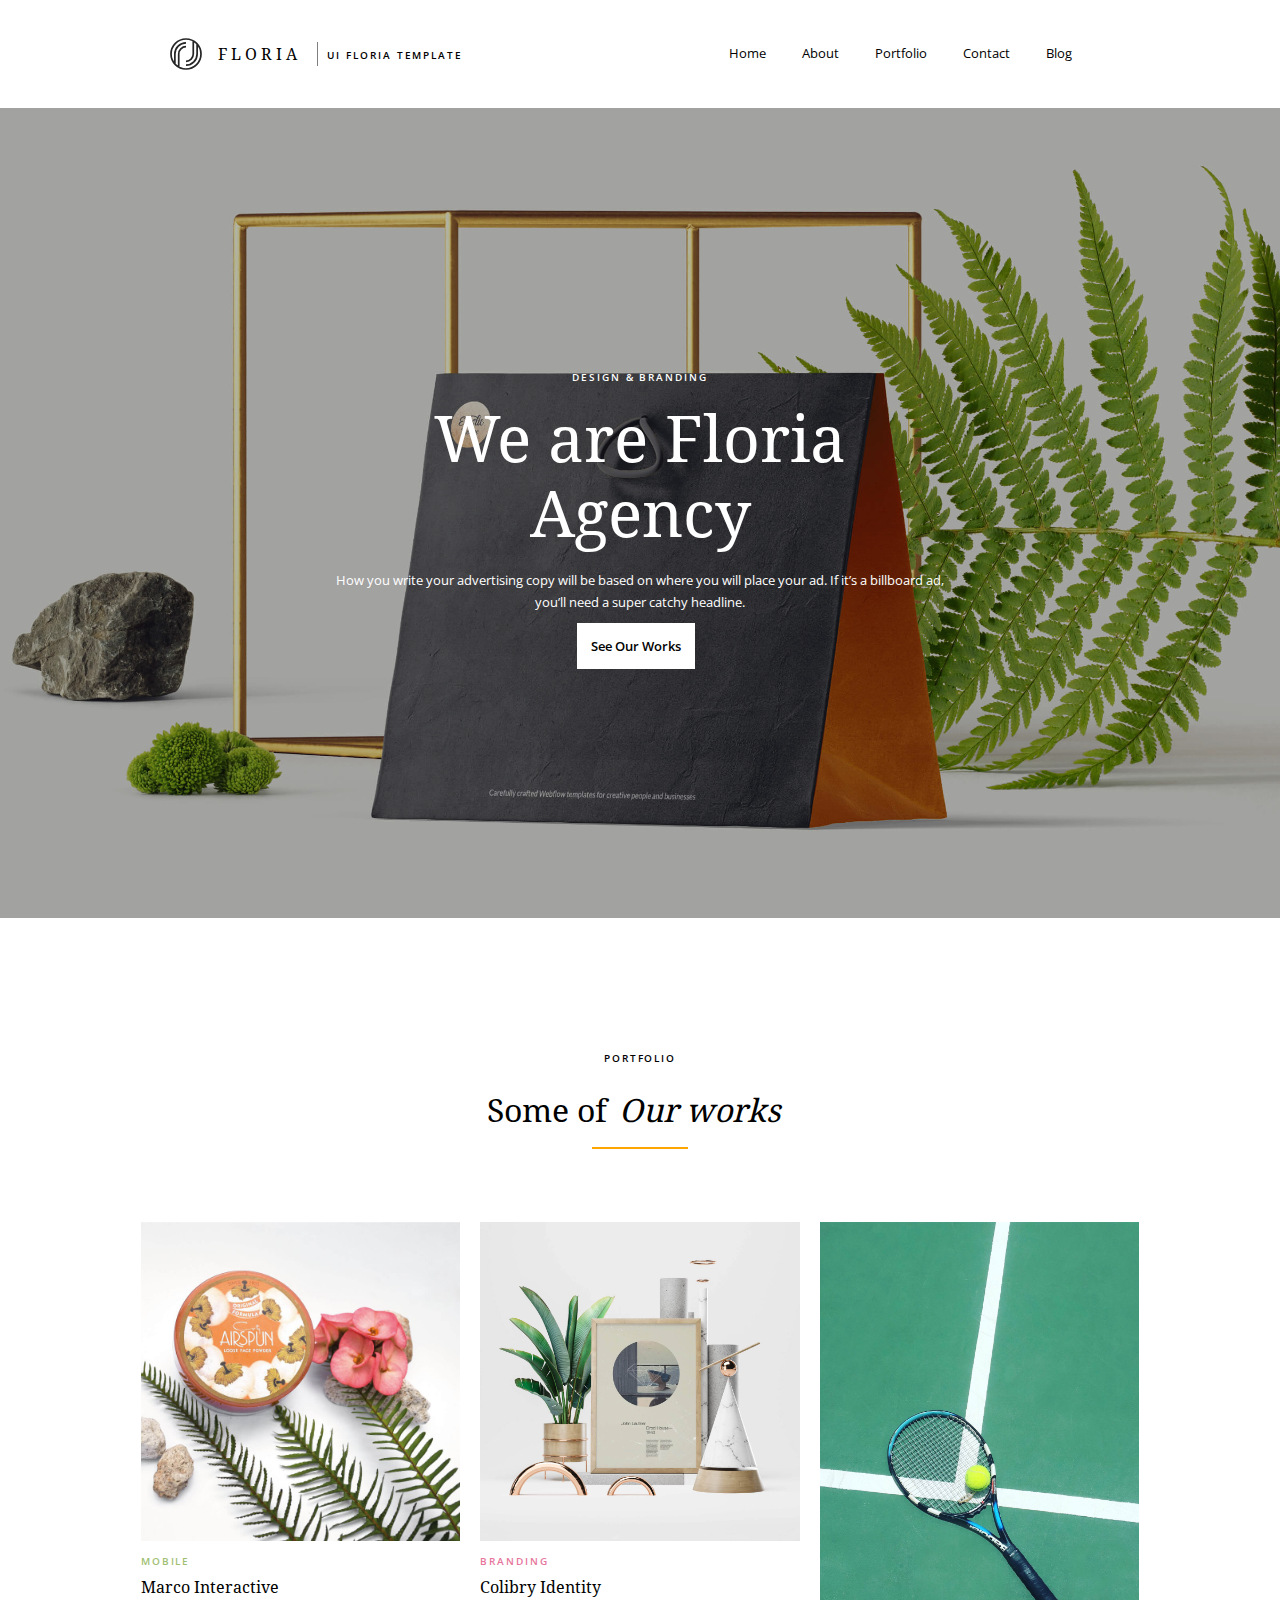
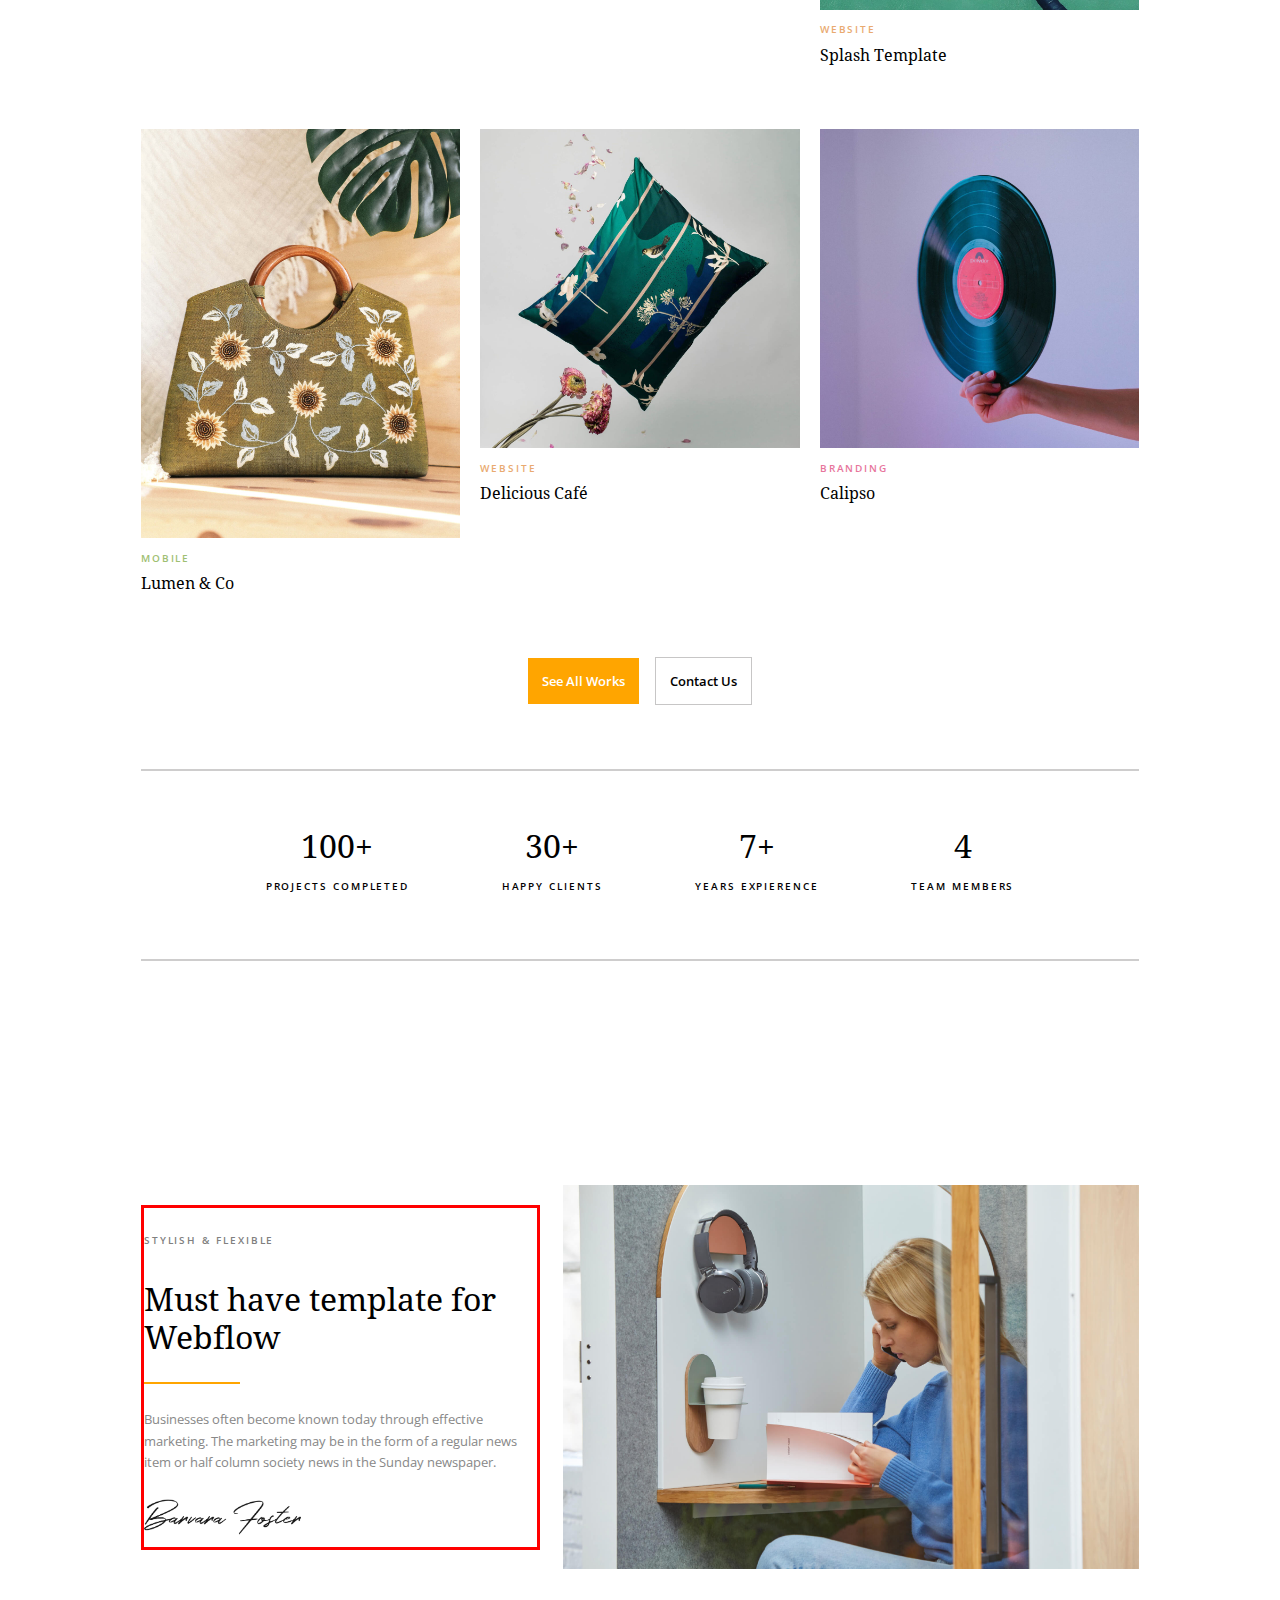
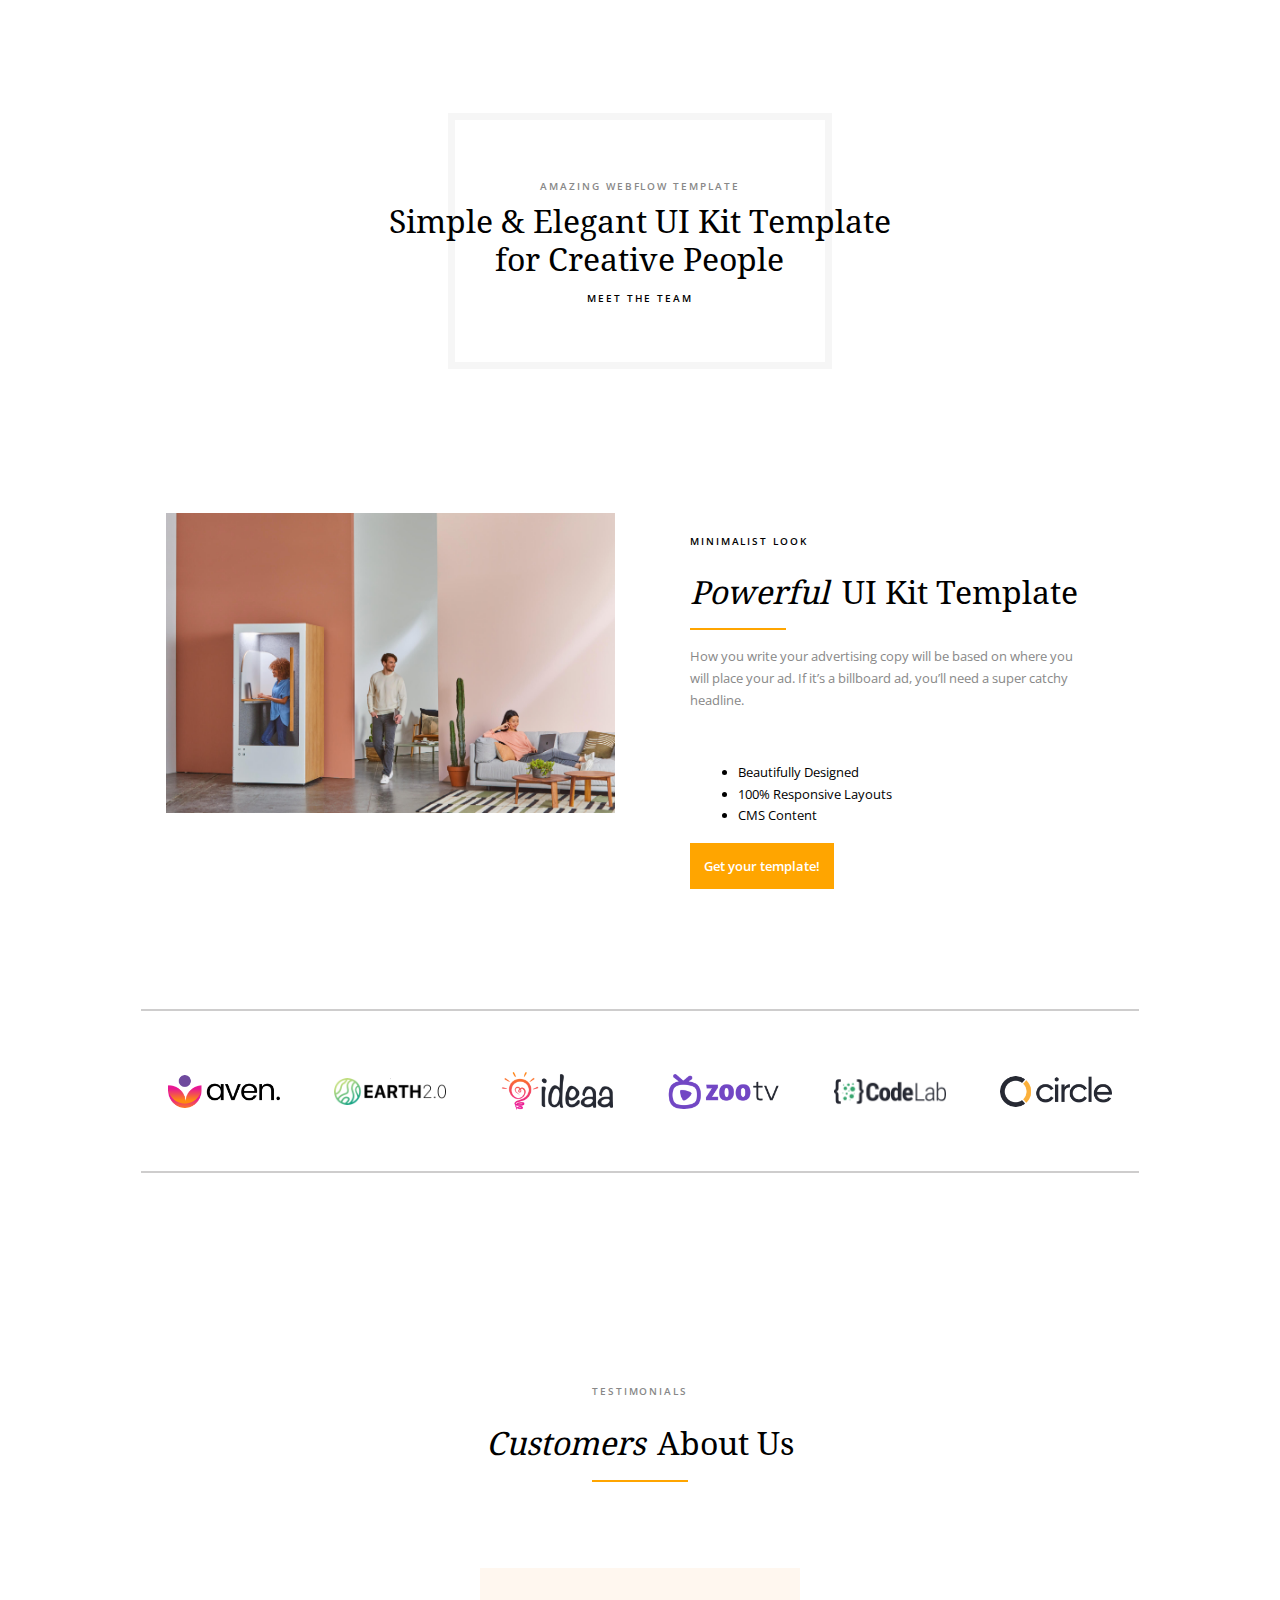
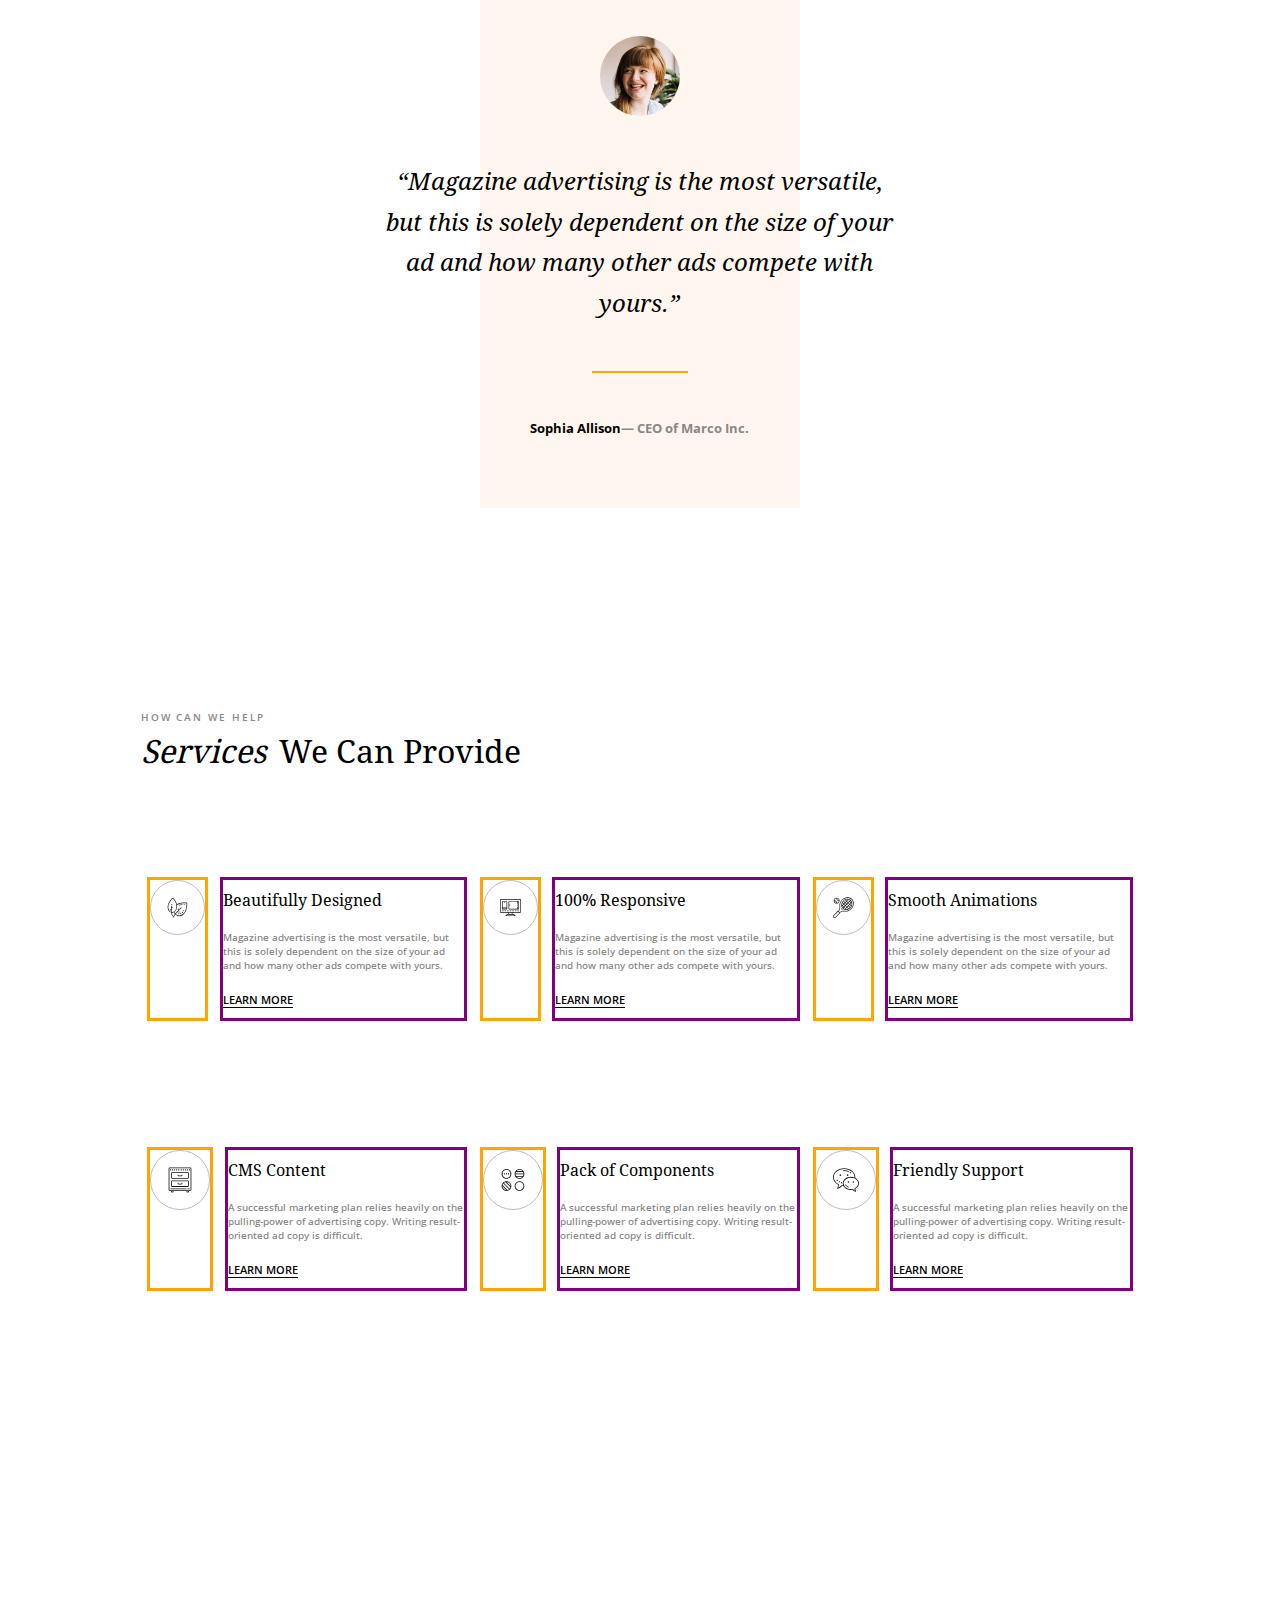
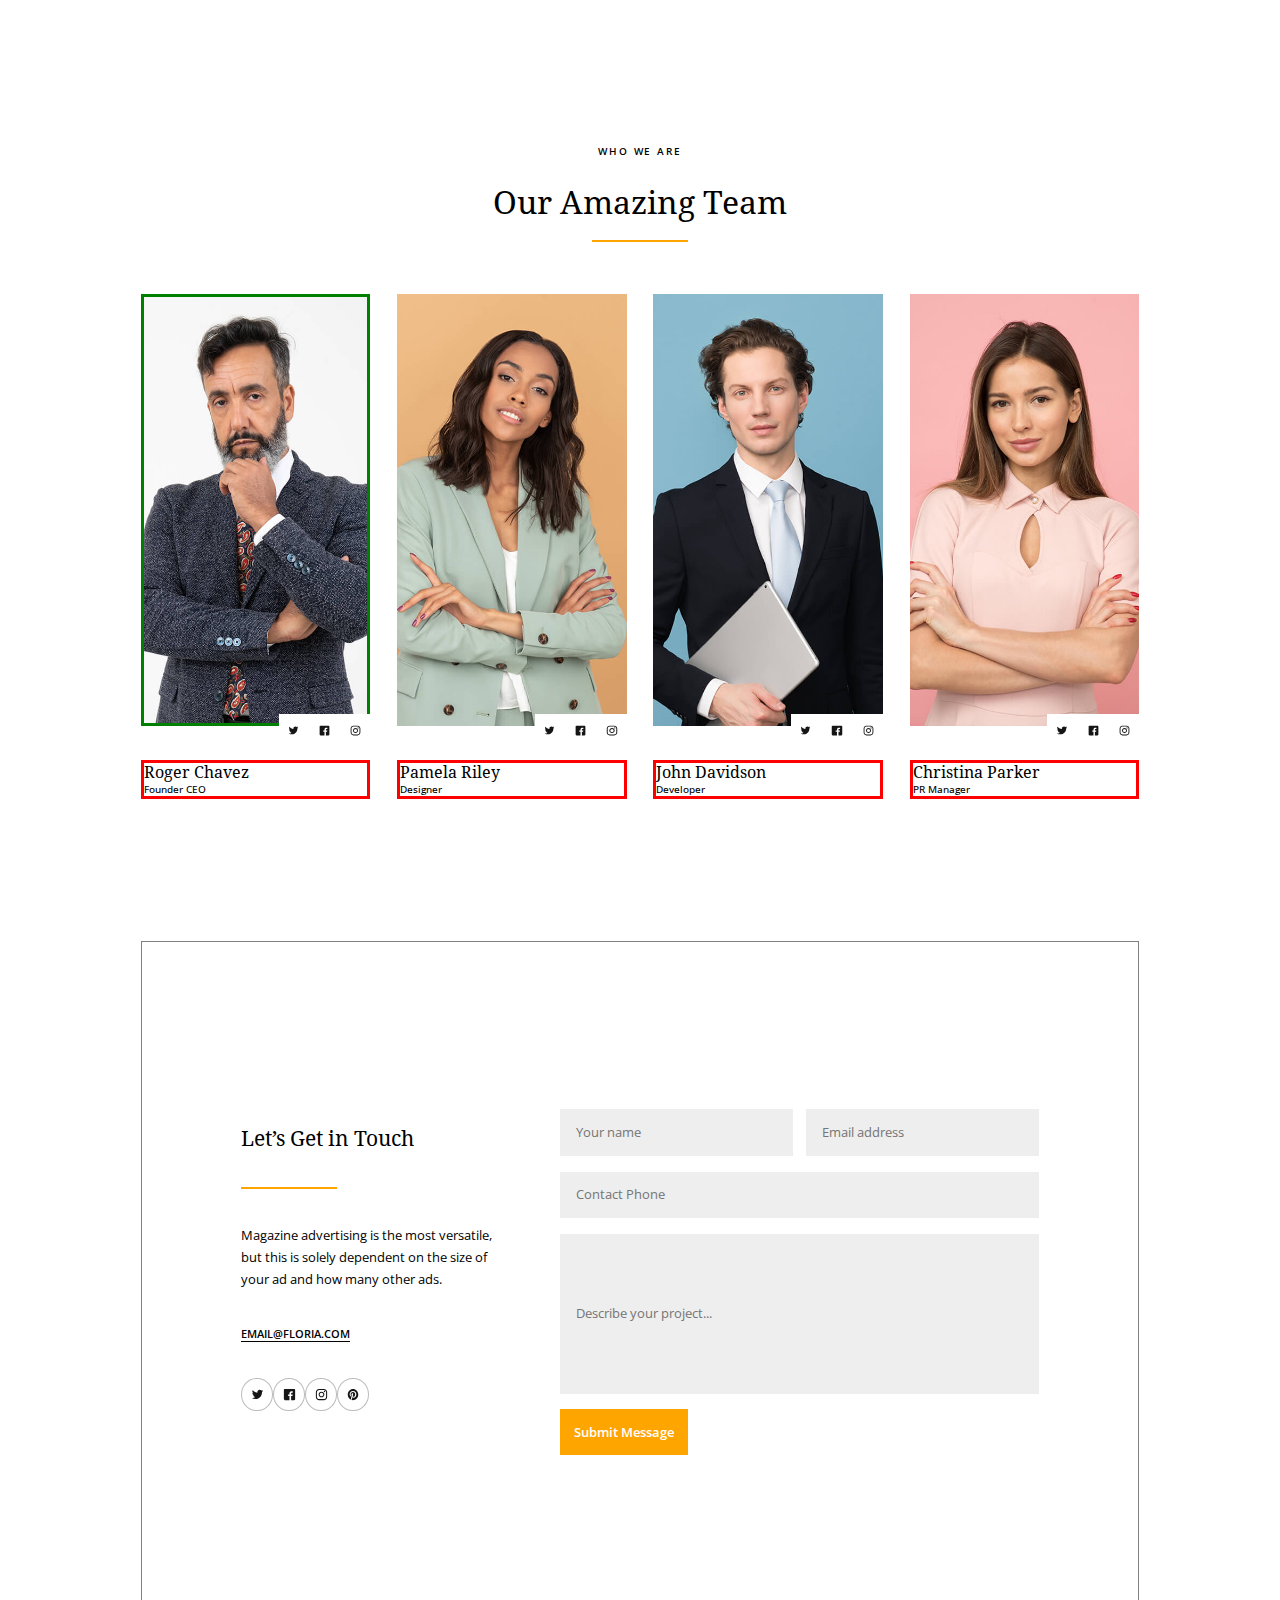
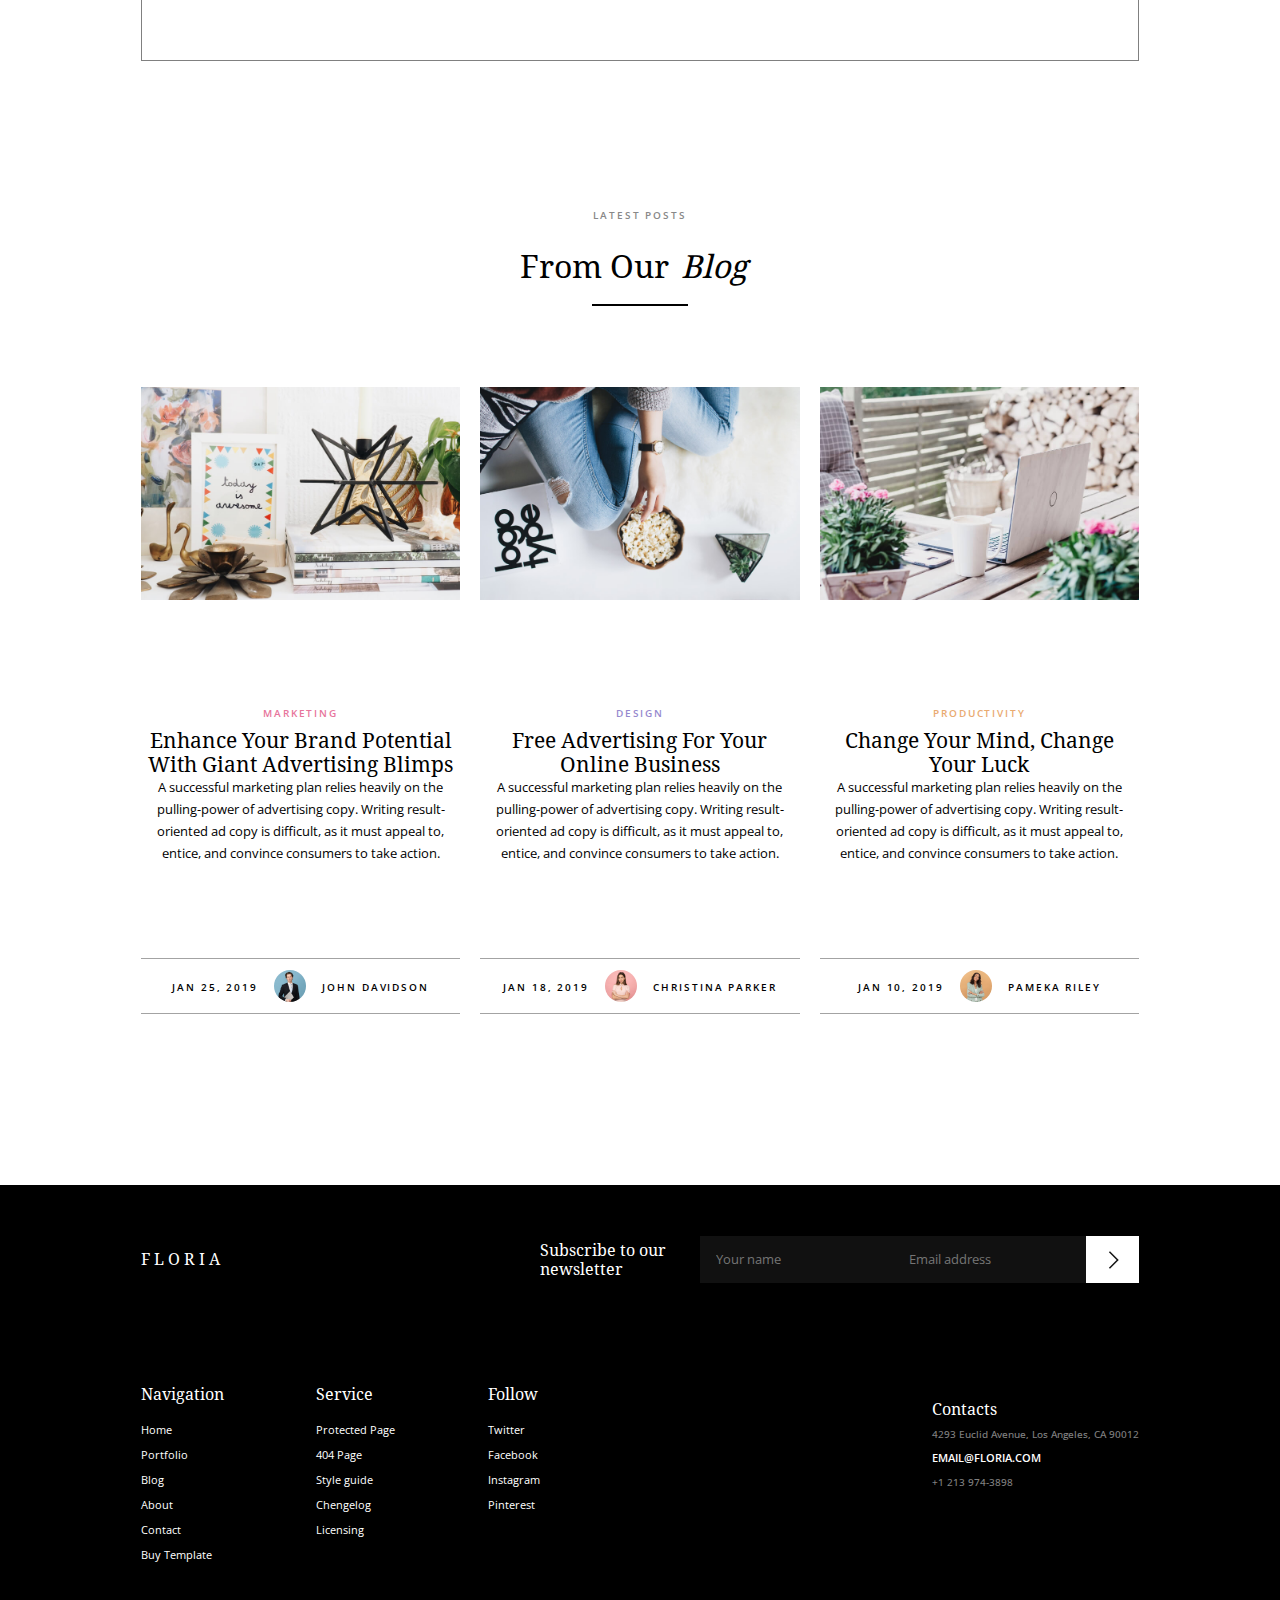
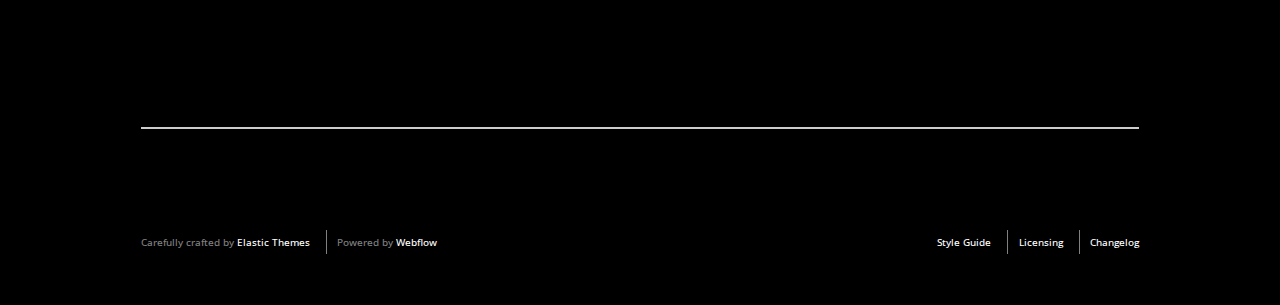
<file: html/index.html>
<html lang="en">
<head>
    <meta charset="UTF-8">
    <meta name="viewport" content="width=device-width, initial-scale=1.0">
    <title>Home</title>
    <link rel="stylesheet" href="/assets/css/estilos.css.css">
    <link rel="preconnect" href="https://fonts.googleapis.com">
    <link rel="preconnect" href="https://fonts.gstatic.com" crossorigin>
    <link href="https://fonts.googleapis.com/css2?family=Open+Sans:ital,wght@0,300..800;1,300..800&display=swap" rel="stylesheet">
</head>
<body>

    <header class="df">

        <div class="logoTexto df centerX centerY marginLeft5">
            <div class="df"> 
                <figure> 
                    <a href="index.html"><img src="/assets/imgs/logo.svg" alt="logo"></a>  
                </figure>
            </div>
            <a class="subtitulos separarLetras marginLeft1 colorNegro" href="index.html">FLORIA</a>

            <div class="divisor"></div>
            <p class="chicos marginLeft1">Ui floria template</p>

        </div>

        <nav class="df centerX centerY">
            <ul class="df centerX centerY spacea parrafos">
                <li><a href="" class="colorNegro">Home</a></li>
                <li><a href="" class="colorNegro">About</a></li>
                <li><a href="" class="colorNegro">Portfolio</a></li>
                <li><a href="" class="colorNegro">Contact</a></li>
                <li><a href="" class="colorNegro">Blog</a></li> 
            </ul>
        </nav>

    </header>

    <main>
 
        <!--SLIDER-->
        <section class="slider centerX centerY">
            <div class="textCenter colorBlanco columna centerY h20 spacea w50">
                    <h3 class="chicos">Design & Branding</h3>
                    <h1 class="titPrincipal">We are Floria Agency</h1>
                    <div class="lineaGris"></div>
                    <p class="parrafos">How you write your advertising copy will be based on where you will place your ad. If it’s a billboard ad, you’ll need a super catchy headline.</p>
                    <button class="botonBanner fontBotones sinBorde"><a class="colorNegro" href="index.html">See Our Works</a></button>
                </div>
                
            </div>
        </section>
          
        <!--SOME OF OUR WORKS-->

        <section class="trios w78 df spaceb">

            <div class="w100 df columna centerX centerY h8">
                <div class="df columna centerX centerY textCenter h100 spacea">
                    <h4 class="chicos">PORTFOLIO</h4>
                    <h2 class="titulos izq">Some of<strong> Our works </strong></h2>
                    <div class="linea colorNaranja"></div>
                </div>
            </div>

            <article class="w32 tercio"> <!--fotos con sus titulos-->
                <figure class="imgTercio">
                    <img class="w100" src="/assets/imgs/crema.jpg" alt="crema con plantas y flores" width="" height="">
                </figure>
                <h4 class="chicos mobile">Mobile</h4>
                <h3 class="subtitulos">Marco Interactive</h3>
            </article>

            <article class="w32 tercio"> 
                <figure class="imgTercio">
                    <img class="w100" src="/assets/imgs/cuadro.jpg" alt="cuadro, planta y elementos de decoración" width="" height="">
                </figure>
                <h4 class="chicos branding">Branding</h4>
                <h3 class="subtitulos">Colibry Identity</h3>
            </article>

            <article class="w32 tercio">     
            <figure class="imgTercio">
                    <img class="w100" src="/assets/imgs/tenis.jpg" alt="raqueta de tenis" width="" height="">
                </figure>
                <h4 class="chicos website">Website</h4>
                <h3 class="subtitulos">Splash Template</h3>
            </article>

            <article class="w32 tercio">
                <figure class="imgTercio">
                    <img class="w100" src="/assets/imgs/cartera.jpg" alt="cartera floreada" width="" height="">
                </figure>
                <h4 class="chicos mobile">Mobile</h4>
                <h3 class="subtitulos">Lumen & Co</h3>
            </article>

            <article class="w32 tercio">
                <figure class="imgTercio">
                    <img class="w100" src="/assets/imgs/almohadon.jpg" alt="almohadon estampado y flores" width="" height="">
                </figure>
                <h4 class="chicos website">Website</h4>
                <h3 class="subtitulos">Delicious Café</h3>
            </article>

            <article class="w32 tercio">
                <figure class="imgTercio">
                    <img class="w100" src="/assets/imgs/disco.jpg" alt="cuadro, planta y elementos de decoración" width="" height="">
                </figure>
                <h4 class="chicos branding">Branding</h4>
                <h3 class="subtitulos">Calipso</h3>
            </article>

                    <!--BOTONES-->
    <div class="botones w100 marginTop4 df centerX centerY">
        <button class="botonesHomeNaranja fontBotones">
            <a class="colorBlanco" href="">See All Works</a>
        </button>

        <button class="botonesHomeWhite fontBotones">
            <a class="colorNegro" href="">Contact Us</a>
        </button>
    </div>

    <section class="w100 marginTop4 df columna centerX centerY altura12 spaceb">

        <div class="w100 granDivisor"></div>

        <div class="df w75 spaceb">
        
        <div class="df columna centerY">
        <p class="titulos">100+</p>
        <h4 class="chicos">Projects Completed</h4>
        </div>

        <div class="df columna centerY">
        <p class="titulos">30+</p>
        <h4 class="chicos">Happy clients</h4>
        </div>

        <div class="df columna centerY">
        <p class="titulos">7+</p>
        <h4 class="chicos">Years Expierence</h4>
        </div>

                
        <div class="df columna centerY">
        <p class="titulos">4</p>
        <h4 class="chicos">Team Members</h4>
        </div>

        </div>

        <div class="w100 granDivisor"></div>

    </section>

        </section>

        <!--section "must have template"-->
        <section class="w78 df spaceb centerY h24">
            <div class="w40 bordeRojo h90 columna spacea">
                <h4 class="chicos colorGris">Stylish & Flexible</h4>
                <h2 class="titulos"> Must have template for Webflow</h2>
                <div class="linea colorNaranja"></div>
                <p class="parrafos colorParrafo">Businesses often become known today through effective marketing. The marketing may be in the form of a regular news item or half column society news in the Sunday newspaper.</p>
                <figure>
                    <img class="w40" src="/assets/imgs/barvaraFoster (1).png" alt="firma de Barvara Foster" width="" height="">
                </figure>
            </div>
            <div class="">
                <figure>
                    <img class="h100" src="/assets/imgs/cabina.jpg" alt="mujer hablando por teléfono y leyendo un libro" width="" height="">
                </figure>
            </div>        
        </section>

        <!--section "simple & elegant"-->
        
        <section class="w78 df centerX centerY simple">
            <div class="divSimple centerX centerY">
                
                    <div class="posicionRel w100 centerX centerY">
                        <div class="posicionAb cuadradoGris"></div>

                        <div class="posicionAb">

                            <h4 class="chicos colorParrafo">Amazing Webflow template</h4>
                            <h2 class="titulos izqDer">Simple & Elegant UI Kit Template for Creative People</h2>
                            <h4 class="chicos">Meet the Team</h4>
                            
                            <div class="centerX">
                                <div class="lineaGris"></div>
                            </div>
                        </div>

                    </div>

                </div>
            </div>
        </section>
        
        <!--section "powerful"-->
        <section class="w78 df spaceb centerX centerY h24">
            <div class="h100 w50 centerX">
                <figure class="w90">
                    <img class="objFit" src="/assets/imgs/living.jpg" alt="hombre caminando en un living" width="" height="">
                </figure>
            </div>

            <div class="df centerX h24 w50">
                <div class="w80 h100 columna spacea">
                <h4 class="chicos">Minimalist Look</h4>
                <h2 class="titulos"> <strong> Powerful </strong> UI Kit Template</h2>
                <div class="linea colorNaranja"></div>
                <p class="parrafos colorParrafo">How you write your advertising copy will be based on where you will place your ad. If it’s a billboard ad, you’ll need a super catchy headline.</p>
                <br>
                <ul class="marginLeft3">
                    <li class="items parrafos">Beautifully Designed</li>
                    <li class="items parrafos">100% Responsive Layouts</li>
                    <li class="items parrafos">CMS Content</li>
                </ul>
                <button class="botonesHomeNaranja"><a class="colorBlanco fontBotones" href="index.html">Get your template!</a></button>
            </div>
            </div>
        </section>

        <section class="secciones w78 df centerX centerY"> 
            
            <div class="w100 granDivisor"></div>

            <div class="grupoLogos df centerX centerY w100 spacea">
        
            <figure>
                <img class="logos" src="/assets/imgs/logos/logoAven.png" alt="aven">
            </figure> 
            
            <figure>
                <img class="logos" src="/assets/imgs/logos/logoEarth.png" alt="aven">
            </figure>

            <figure>
                <img class="logos" src="/assets/imgs/logos/logoIdeaa.png" alt="aven">
            </figure>

            <figure>
                <img class="logos" src="/assets/imgs/logos/logoZootv.png" alt="aven">
            </figure>

            <figure>
                <img class="logos" src="/assets/imgs/logos/logoCodeLab.png" alt="aven">
            </figure>

            <figure>
                <img class="logos" src="/assets/imgs/logos/logoCircle.png" alt="aven">
            </figure>
            </div>

            <div class="w100 granDivisor"></div>

        </section>

        <!--CUSTOMERS ABOUT US-->

        <section class="vh100 w78 df columna spacee">

            <div class="df columna centerX centerY h8 spacea">
                <h4 class="chicos colorParrafo">Testimonials</h4>
                <h2 class="titulos"> <strong> Customers </strong> About Us</h2>
                <!--linea naranja-->
                <div class="linea colorNaranja"></div>
            </div>

            <div class="df columna centerX centerY ">
                <div class="cuadradoNaranja vh60 w32 posicionRel"></div>
                
                    <div class="posicionAb df columna centerX centerY vh w40 spacea">
                    <figure>
                        <img class="redonda" src="/assets/imgs/chica-pelirroja.jpg" alt="">
                    </figure>

                    <p class="parrafoTitulo">“Magazine advertising is the most versatile, but this is solely dependent on the size of your ad and how many other ads compete with yours.”</p>
                    <!--linea naranja-->
                    <div class="linea colorNaranja"></div> 

                    <div class="df">
                        <h4 class="parrafos">Sophia Allison</h4> <h4 class="parrafos colorParrafo"> —  CEO of Marco Inc.</h4>
                    </div>
            </div>

        </section>

        <!--SERVICES WE CAN PROVIDE-->

        <section class="w78 vh100">

        <div class="df columna serviceProvide">
            <h4 class="chicos colorParrafo">How Can We Help</h4>
            <h2 class="titulos"><strong>Services </strong>We Can Provide</h2>
        </div>

        <div class="df servicioss spacea centerX">

            <article class="servicio df">
                <div class="w50 bordeNaranja">
                <figure class="redondel">
                    <img class="vectores w100" src="/assets/imgs/iconos/hojas.svg" alt="hojas">
                </figure>
                </div>

                <div class="bordeVioleta df columna spacea marginLeft07">
                <h2 class="subtitulos">Beautifully Designed</h2>
                <p class="parrafitos colorGris">Magazine advertising is the most versatile, but this is solely dependent on the size of your ad and how many other ads compete with yours.</p>
                <a class="botonAbierto bottomNegro" href="home.html">Learn More</a>
                </div>

            </article>

            <article class="servicio df ">
                <div class="w50 bordeNaranja">
                <figure class="redondel">
                    <img class="vectores w100" src="/assets/imgs/iconos/compu.svg" alt="computadora">
                </figure>
                </div>

                <div class="bordeVioleta df columna spacea marginLeft07">
                <h2 class="subtitulos">100% Responsive</h2>
                <p class="parrafitos colorGris">Magazine advertising is the most versatile, but this is solely dependent on the size of your ad and how many other ads compete with yours.</p>
                <a class="botonAbierto bottomNegro" href="home.html">Learn More</a>
            </div>
            </article>

            <article class="servicio df">
                <div class="w50 bordeNaranja">
                <figure class="redondel">
                    <img class="vectores w100" src="/assets/imgs/iconos/raqueta-pelota.svg" alt="raqueta y pelota de tenis">
                </figure>
            </div>

                <div class="bordeVioleta df columna spacea marginLeft07">
                <h2 class="subtitulos">Smooth Animations</h2>
                <p class="parrafitos colorGris">Magazine advertising is the most versatile, but this is solely dependent on the size of your ad and how many other ads compete with yours.</p>
                <a class="botonAbierto bottomNegro" href="home.html">Learn More</a>
            </div>
            </article>

            <article class="servicio df">
                <div class="w50 bordeNaranja">
                <figure class="redondel">
                    <img class="vectores w100" src="/assets/imgs/iconos/cajonera.svg" alt="cajonera">
                </figure>
                </div>

                <div class="bordeVioleta df columna spacea marginLeft07">
                <h2 class="subtitulos">CMS Content</h2>
                <p class="parrafitos colorGris">A successful marketing plan relies heavily on the pulling-power of advertising copy. Writing result-oriented ad copy is difficult.</p>
                <a class="botonAbierto bottomNegro" href="home.html">Learn More</a>
                </div>
            </article>

            <article class="servicio df">
                <div class="w50 bordeNaranja">
                <figure  class="redondel" >
                    <img class="vectores w100" src="/assets/imgs/iconos/circulitos.svg" alt="círculos con patrones">
                </figure>
                </div>

                <div class="bordeVioleta df columna spacea marginLeft07">
                <h2 class="subtitulos">Pack of Components</h2>
                <p class="parrafitos colorGris">A successful marketing plan relies heavily on the pulling-power of advertising copy. Writing result-oriented ad copy is difficult.</p>
                <a class="botonAbierto bottomNegro" href="home.html">Learn More</a>
                </div>

            </article>

            <article class="servicio df">

                <div class="w50 bordeNaranja">
                <figure class="redondel">
                    <img class="vectores w100" src="/assets/imgs/iconos/chat.svg" alt="burbujas de chat">
                </figure>
                </div>
                
                <div class="bordeVioleta df columna spacea marginLeft07">
                <h2 class="subtitulos">Friendly Support</h2>
                <p class="parrafitos colorGris">A successful marketing plan relies heavily on the pulling-power of advertising copy. Writing result-oriented ad copy is difficult.</p>
                <a class="botonAbierto bottomNegro" href="home.html">Learn More</a>
                </div>

            </article>
        
        </div>

        </section>

        <!--WHO WE ARE-->

        <section class="w78 vh80 df columna spacea">

            <!--titulo-->
            <div class="df columna centerX centerY h8 spacea">
            <h4 class="chicos">Who We Are</h4>
            <h2 class="titulos">Our Amazing Team</h2>
            <!--linea naranja-->
            <div class="linea colorNaranja"></div>
            </div>

            <div class="df spaceb w100 vh60">

            <article class="df columna w23 spacea posicionRel">
                <figure class="h80 bordeVerde">
                    <img class="w100 h100 objFit " src="/assets/imgs/hombre1.jpg" alt="Roger Chavez, hombre con fondo gris">

                </figure>

                <div class="posicionAb df spaceb hIconos w40 cajaIconos fondoBlanco">

                    <div class="w32 centerX centerY">
                    <a class="" href="index.html">   
                    <img class="paddingIconos" src="/assets/imgs/twitter-icon.svg" alt="ícono de pajaro de twitter">
                    </a>
                    </div>
                   
                    <div class="w32 centerX centerY">
                    <a class="" href="index.html"> 
                    <img class="paddingIconos" src="/assets/imgs/facebook-icon.svg" alt="f icono de facebook">
                    </a>
                    </div>
                  
                    <div class="w32 centerX centerY">
                    <a class="" href="index.html"> 
                    <img class="paddingIconos" src="/assets/imgs/instagram-icon.svg" alt="camara icono de Instagram">
                    </a>
                    </div>

                </div>

                <div class="df columna bordeRojo fStart">
                        <h3 class="subtitulos ">Roger Chavez</h3>
                        <h4 class="parrafitos">Founder CEO</h4>    
                </div>
            </article>

            <article class="df columna w23 spacea posicionRel">
                <figure class="h80">
                    <img class="w100 h100 objFit" src="/assets/imgs/mujer1.jpg" alt="Roger Chavez, hombre con fondo gris">
                </figure>

                <div class="posicionAb df spaceb hIconos w40 cajaIconos fondoBlanco">

                    <div class="w32 centerX centerY">
                    <a class="" href="index.html">   
                    <img class="paddingIconos" src="/assets/imgs/twitter-icon.svg" alt="ícono de pajaro de twitter">
                    </a>
                    </div>
                   
                    <div class="w32 centerX centerY">
                    <a class="" href="index.html"> 
                    <img class="paddingIconos" src="/assets/imgs/facebook-icon.svg" alt="f icono de facebook">
                    </a>
                    </div>
                  
                    <div class="w32 centerX centerY">
                    <a class="" href="index.html"> 
                    <img class="paddingIconos" src="/assets/imgs/instagram-icon.svg" alt="camara icono de Instagram">
                    </a>
                    </div>

                </div>

                <div class="df columna bordeRojo fStart">      
                        <div class="lineaChicaNegra"></div>
                        <h3 class="subtitulos">Pamela Riley</h3>
                    <h4 class="parrafitos">Designer</h4>
                </div>
            </article>

            <article class="df columna w23 spacea posicionRel">
                <figure class="h80">
                    <img class="w100 h100 objFit" src="/assets/imgs/hombre-azul-1.jpg" alt="Roger Chavez, hombre con fondo gris">
                </figure>

                <div class="posicionAb df spaceb hIconos w40 cajaIconos fondoBlanco">

                    <div class="w32 centerX centerY">
                    <a class="" href="index.html">   
                    <img class="paddingIconos" src="/assets/imgs/twitter-icon.svg" alt="ícono de pajaro de twitter">
                    </a>
                    </div>
                   
                    <div class="w32 centerX centerY">
                    <a class="" href="index.html"> 
                    <img class="paddingIconos" src="/assets/imgs/facebook-icon.svg" alt="f icono de facebook">
                    </a>
                    </div>
                  
                    <div class="w32 centerX centerY">
                    <a class="" href="index.html"> 
                    <img class="paddingIconos" src="/assets/imgs/instagram-icon.svg" alt="camara icono de Instagram">
                    </a>
                    </div>

                </div>

                <div class="df columna bordeRojo fStart">     
                    <h3 class="subtitulos">John Davidson</h3>
                    <h4 class="parrafitos">Developer</h4>
                </div>
            </article>

            <article class="df columna w23 spacea posicionRel">
                <figure class="h80">
                    <img class="w100 h100 objFit" src="/assets/imgs/mujer-rosa1.jpg" alt="Roger Chavez, hombre con fondo gris">
                </figure>

                <div class="posicionAb df spaceb hIconos w40 cajaIconos fondoBlanco">

                    <div class="w32 centerX centerY">
                    <a class="" href="index.html">   
                    <img class="paddingIconos" src="/assets/imgs/twitter-icon.svg" alt="ícono de pajaro de twitter">
                    </a>
                    </div>
                   
                    <div class="w32 centerX centerY">
                    <a class="" href="index.html"> 
                    <img class="paddingIconos" src="/assets/imgs/facebook-icon.svg" alt="f icono de facebook">
                    </a>
                    </div>
                  
                    <div class="w32 centerX centerY">
                    <a class="" href="index.html"> 
                    <img class="paddingIconos" src="/assets/imgs/instagram-icon.svg" alt="camara icono de Instagram">
                    </a>
                    </div>

                </div>

                <div class="df columna bordeRojo fStart">
                        <h3 class="subtitulos">Christina Parker</h3>
                        <h4 class="parrafitos">PR Manager</h4>
                </div>
            </article>
            </div>

        </section>

        <!--LETS GET IN TOUCH-->

        <section class="w78 section cajaBordeGris vh80 df centerX centerY">

            <div class="df w80 spaceb">

            <div class="df columna w32 h20 spacea">
                <h3 class="titIntermedio">Let’s Get in Touch</h3>
                <div class="linea colorNaranja"></div>
                <p class="parrafos">Magazine advertising is the most versatile, but this is solely dependent on the size of your ad and how many other ads.</p>
                <a class="botonAbierto bottomNegro" href="email.com">EMAIL@FLORIA.COM</a>

                <!--íconos-->
                <div class="df hIconos2 w50 spaceb">
                <figure class="redondel df centerX centerY">
                    <img class="w50" src="/assets/imgs/twitter-icon.svg" alt="icono-twitter">
                </figure>

                <figure class="redondel df centerX centerY">
                    <img class="w50" src="/assets/imgs/facebook-icon.svg" alt="icono-twitter">
                </figure>

                <figure class="redondel df centerX centerY">
                    <img class="w50" src="/assets/imgs/instagram-icon.svg" alt="icono-twitter">
                </figure>

                <figure class="redondel df centerX centerY">
                    <img class="w50" src="/assets/imgs/pinterest-icon.svg" alt="icono-twitter">
                </figure>
                </div>

            </div>

            <!--formulario-->
            <div class="df columna w60 h24">
                <div class="h100">
            
                <form class="h90 df columna spaceb" action="/index.html">

                    <div class="df spaceb">
                    <input class="w48-7 hForms sinBorde fondoForms" type="text" id="name" name="name" placeholder="Your name">
                    <input class="w48-7 hForms sinBorde fondoForms" type="email" id="email" name="email" placeholder="Email address">
                    </div>

                    <input class="w100 hForms fondoForms sinBorde" type="tel" id="phone" name="phone" placeholder="Contact Phone">
                    <input class=" fondoForms w100 altura12 sinBorde" type="textarea" id="description" name="description" placeholder="Describe your project...">
                
                    <input class="botonesHomeNaranja colorBlanco fontBotones" type="submit" value="Submit Message">

                </form>
            </div>

            </div>

        </div>
        </section>

        <!--FROM OUR BLOG-->

        <section class="w78 df columna vh100 spacea">

            <div class="df columna centerX centerY spacea h8">
                <h4 class="chicos colorParrafo">Latest Posts</h4>
                <h2 class="titulos izq">From Our<strong> Blog</strong></h2>
                <div class="linea"></div> 
            </div>

            <div class="df spaceb vh80">

                <article class="w32 df columna spacea">
                    <figure>
                        <img src="/assets/imgs/libros-lampara-rara.jpg" alt="cuadro que dice today is awesome, con lampara rara">
                    </figure>
                    <div class="textCenter">
                        <h3 class="chicos branding">Marketing</h3>
                        <h2 class="titIntermedio"><a href="marketing.html" class="colorNegro">Enhance Your Brand Potential With Giant Advertising Blimps</a></h2>
                        <p class="parrafos">A successful marketing plan relies heavily on the pulling-power of advertising copy. Writing result-oriented ad copy is difficult, as it must appeal to, entice, and convince consumers to take action.</p>
                    </div>

                    <div class="hForms columna spaceb">

                        <div class="lineaTercio"></div>
                        
                        <div class="df centerX centerY">
                        <p class="chicos">jan 25, 2019</p>
                        <figure>
                            <img  class="redondita" src="/assets/imgs/hombre-azul-1.jpg" alt="">
                        </figure>
                        <p class="chicos">John Davidson</p>
                        </div>
                        
                        <div class="lineaTercio"></div>

                    </div>     

                </article>

                <article class="w32 df columna spacea">
                    <figure>
                        <img src="/assets/imgs/pochoclos-jean.jpg" alt=" persona comiendo pochoclos">
                    </figure>
                    <div class="textCenter">
                        <h3 class="chicos design">design</h3>
                        <h2 class="titIntermedio"><a href="" class="colorNegro">Free Advertising For Your Online Business</a></h2>
                        <p class="parrafos">A successful marketing plan relies heavily on the pulling-power of advertising copy. Writing result-oriented ad copy is difficult, as it must appeal to, entice, and convince consumers to take action.</p>
                    </div>

                    

                    <div class="hForms columna spaceb">

                        <div class="lineaTercio"></div>

                        <div class="df centerX centerY">
                        <p class="chicos">jan 18, 2019</p>
                        <figure>
                            <img class="redondita" src="/assets/imgs/mujer-rosa1.jpg" alt="">
                        </figure>
                        <p class="chicos">Christina Parker</p>
                        </div>

                        <div class="lineaTercio"></div>

                    </div>

                    

                </article>

                <article class="w32 df columna spacea">
                    <figure>
                        <img src="/assets/imgs/notebook-flores-rosas.jpg" alt="notebook con flores rosas">
                    </figure>
                    <div class="textCenter">
                        <h3 class="chicos website">productivity</h3>
                        <h2 class="titIntermedio"><a href="" class="colorNegro">Change Your Mind, Change Your Luck</a></h2>
                        <p class="parrafos">A successful marketing plan relies heavily on the pulling-power of advertising copy. Writing result-oriented ad copy is difficult, as it must appeal to, entice, and convince consumers to take action.</p>
                    </div>

                    

                    <div class="hForms columna spaceb">

                        <div class="lineaTercio"></div>

                        <div class="df centerX centerY">
                        <p class="chicos">jan 10, 2019</p>
                        <figure>
                            <img class="redondita" src="/assets/imgs/mujer1.jpg" alt="">
                        </figure>
                        <p class="chicos">Pameka Riley</p>
                        </div>

                        <div class="lineaTercio"></div>

                    </div>

                    

                </article>

            </div>

        </section>

    </main>
    
    <!--FOOTER-->

    <footer class="fondoNegro vh80 df columna centerX centerY spacea ">
        
        <div class="df w78 spaceb centerY">

            <div class="w32">
        <h3 class="floriaBlanco subtitulos colorBlanco separarLetras">FLORIA</h3>
            </div>

            <div class="w60 df spaceb centerY">
        <p class="subtitulos colorBlanco">Subscribe to our newsletter</p>

        <form class="df" action="/index.html">
            <input class="sinBorde hForms fondoForms" type="text" id="yname" name="yname" placeholder ="Your name">
            <input class="sinBorde hForms fondoForms" type="email" id="email" name="email" placeholder="Email address">
            <input class="submitFlecha fondoBlanco" type="submit" value=""> <!--esto lleva un gráfico-->
        </form>
        </div>

        </div>

        <div class="df spaceb w78 navs">
        
        <div class="df w40 spaceb">

        <!--Navigation-->

        <div class="columna">

            <h3 class="subtitulos colorBlanco">Navigation</h3>

            <ul class="df columna">
                <li><a class="textoFooter colorBlanco" href="index.html">Home</a></li>
                <li><a class="textoFooter colorBlanco" href="index.html">Portfolio</a></li>
                <li><a class="textoFooter colorBlanco" href="index.html">Blog</a></li>
                <li><a class="textoFooter colorBlanco" href="index.html">About</a></li>
                <li><a class="textoFooter colorBlanco" href="index.html">Contact</a></li>
                <li><a class="textoFooter colorBlanco" href="index.html">Buy Template</a></li>
            </ul>
        </div>
        
        <!--Service-->

        <div class="columna">

            <h3 class="subtitulos colorBlanco">Service</h3>

            <ul class="df columna">
                <li><a class="textoFooter colorBlanco" href="index.html">Protected Page</a></li>
                <li><a class="textoFooter colorBlanco" href="index.html">404 Page</a></li>
                <li><a class="textoFooter colorBlanco" href="index.html">Style guide</a></li>
                <li><a class="textoFooter colorBlanco" href="index.html">Chengelog</a></li>
                <li><a class="textoFooter colorBlanco" href="index.html">Licensing</a></li>
            </ul>
        
        </div>

        <!--Follow-->

        <div class="columna">
        
            <h3 class="subtitulos colorBlanco">Follow</h3>

            <ul class="df columna">
                <li><a class="textoFooter colorBlanco" href="index.html">Twitter</a></li>
                <li><a class="textoFooter colorBlanco" href="index.html">Facebook</a></li>
                <li><a class="textoFooter colorBlanco" href="index.html">Instagram</a></li>
                <li><a class="textoFooter colorBlanco" href="index.html">Pinterest</a></li>
            </ul>
        </div>

        </div>

        <!--Contacts-->

        <div class="df columna">

        <ul class="fStart columna">
        <h3 class="subtitulos colorBlanco">Contacts</h3>
        <p class="parrafitos colorGris">4293 Euclid Avenue, Los Angeles, CA 90012</p>
        <a class="botonAbierto colorBlanco" href="email@floria.com">EMAIL@FLORIA.COM</a>
        <p class="parrafitos colorGris">+1 213 974-3898</p>
        </ul>

        </div>

        </div>

        <div class="granDivisor w78"></div> <!--linea gris-->

        <div class="df w78 spaceb">

        <div class="df centerY">
        <p class="parrafitos colorGris">Carefully crafted by <a class="colorBlanco" href="index.html">Elastic Themes</a></p> 
        <div class="divisor"></div><!--divisor-->
        <p class="parrafitos colorGris marginLeft1">Powered by <a class="colorBlanco" href="index.html">Webflow</a></p>
        </div>

        <div class="df centerY">
        <a class="parrafitos colorBlanco" href="style.html">Style Guide</a>
        <div class="divisor"></div>
        <a class="parrafitos colorBlanco marginLeft1" href="licensing.html">Licensing</a>
        <div class="divisor"></div>
        <a class="parrafitos colorBlanco marginLeft1" href="changelog.html">Changelog</a>
        </div>

        </div>

    </footer>

</body>
</html>
</file>
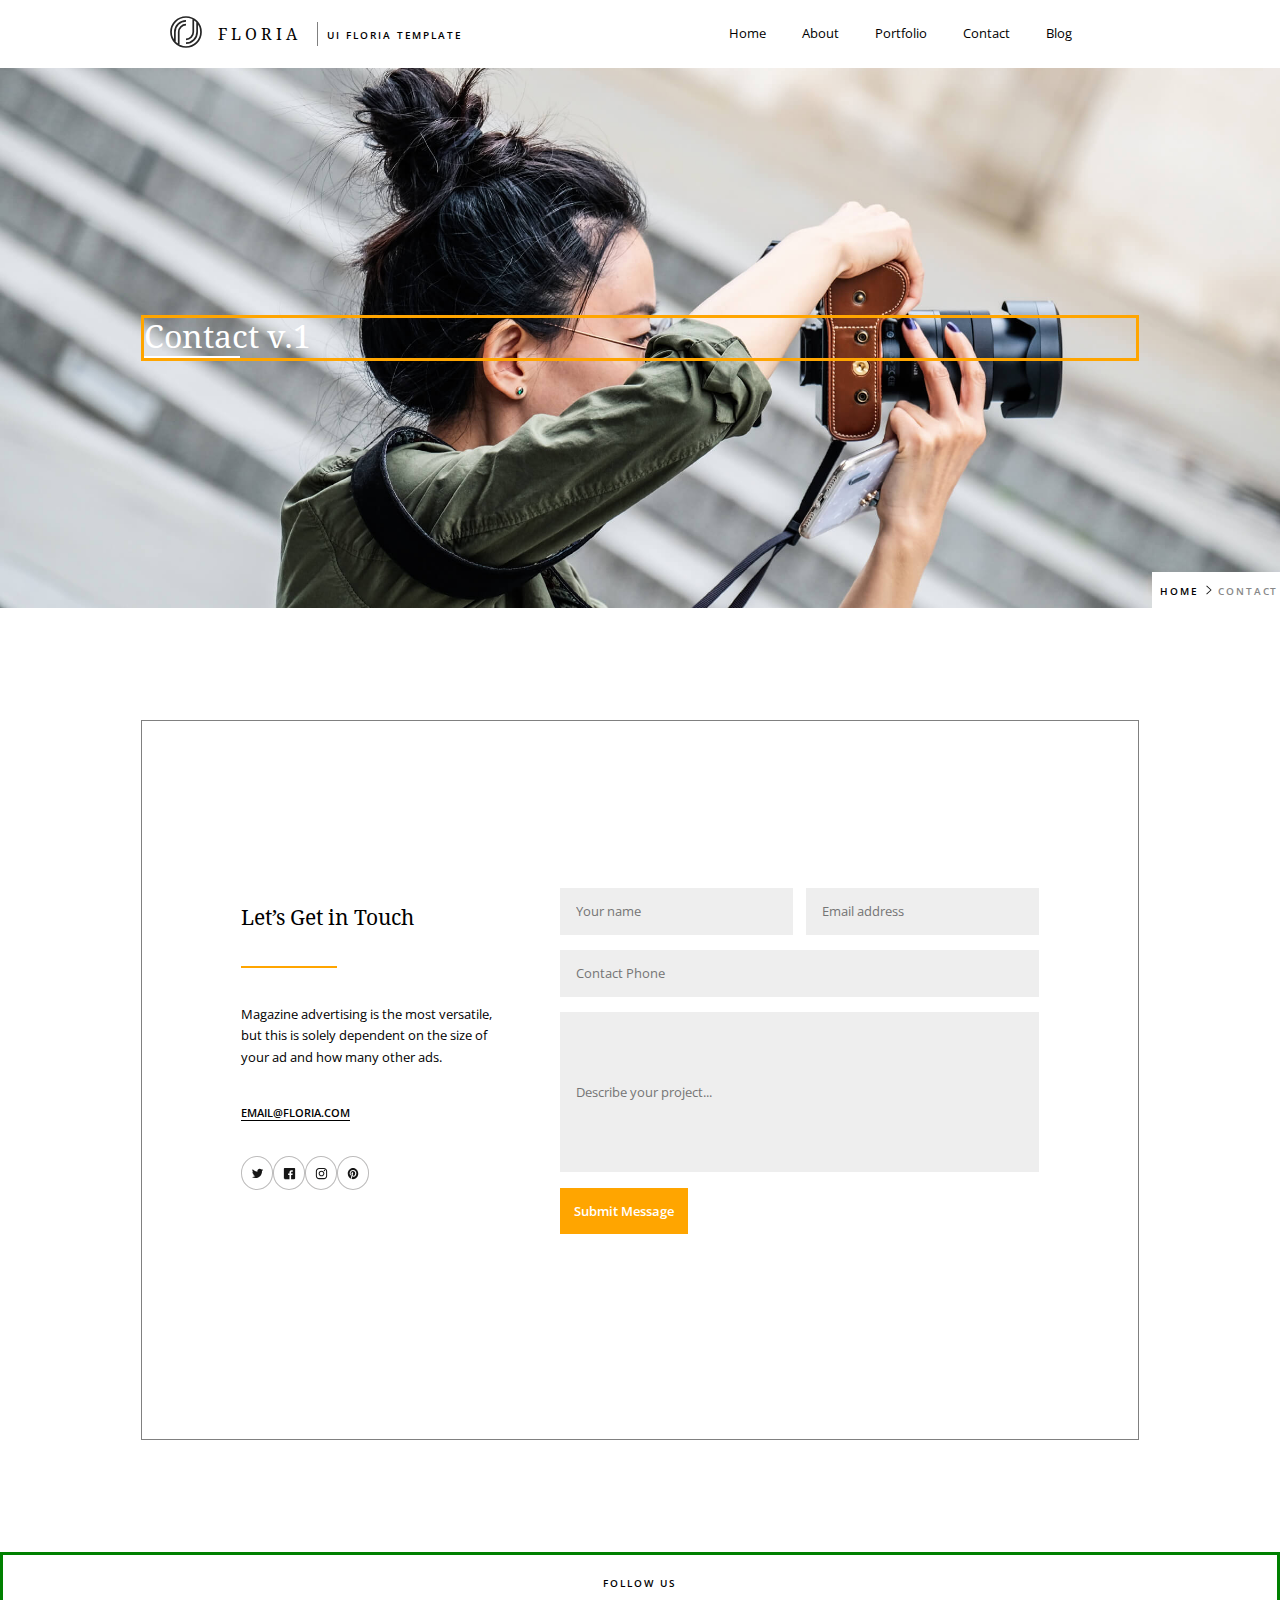
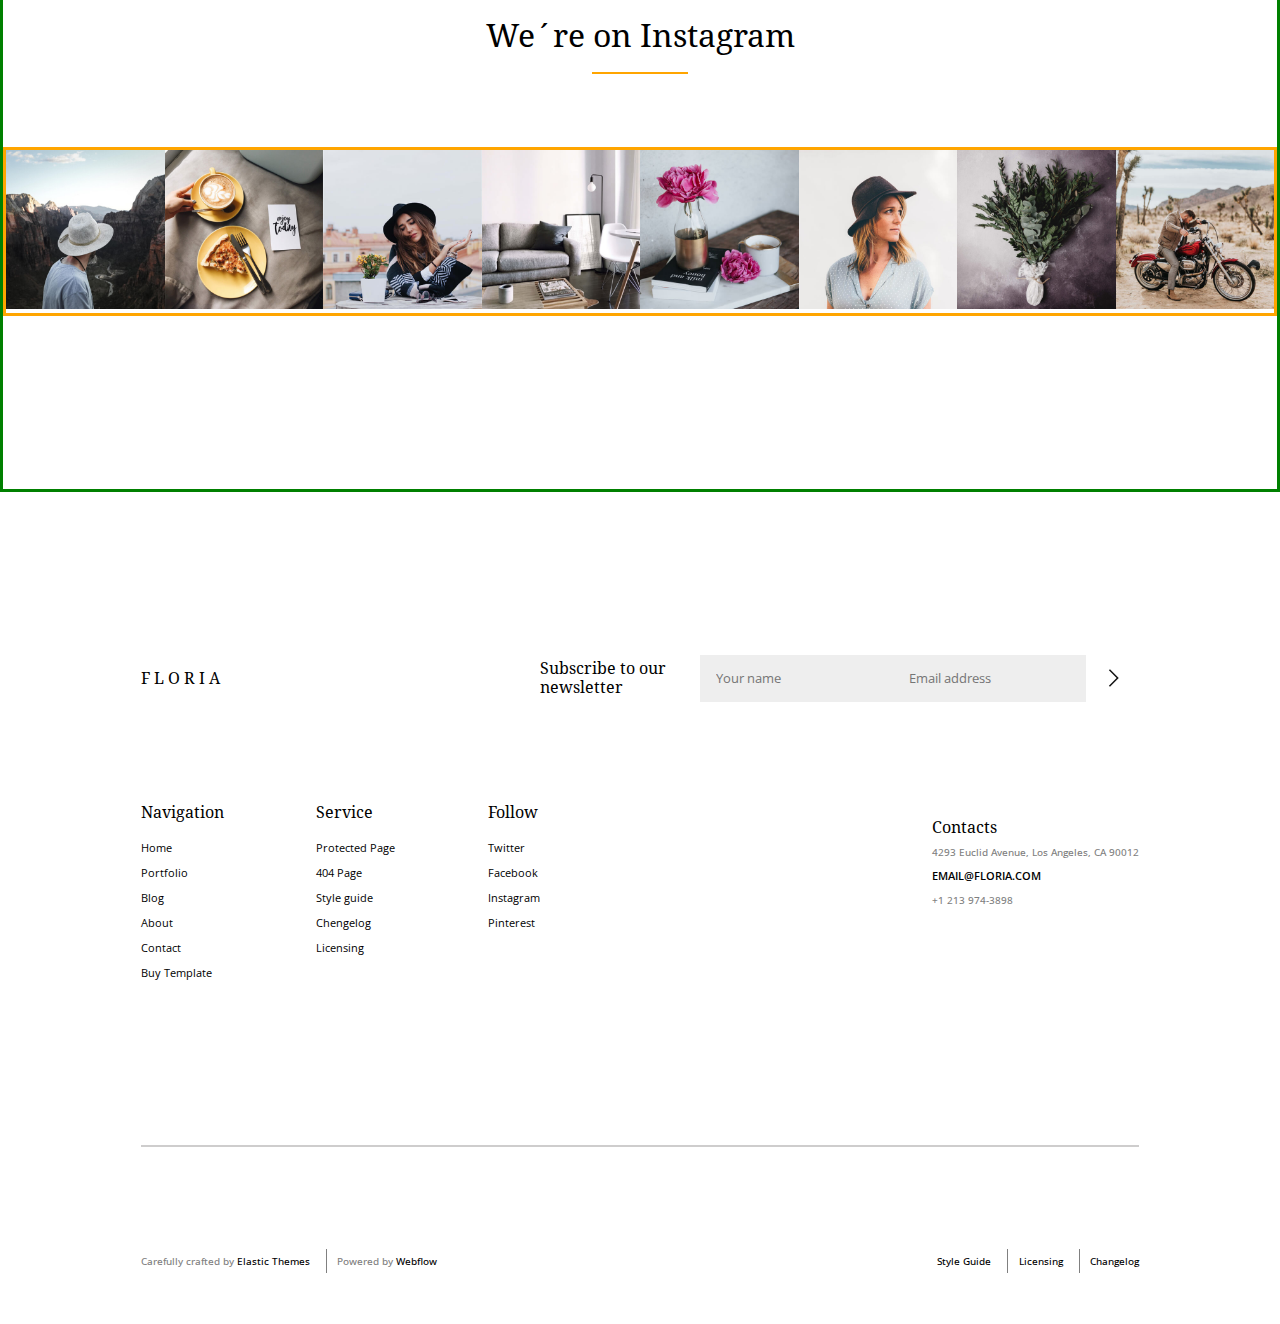
<file: contact.html>
<!DOCTYPE html>
<html lang="en">
<head>
    <meta charset="UTF-8">
    <meta name="viewport" content="width=device-width, initial-scale=1.0">
    <title>Contact</title>
    <link rel="stylesheet" href="/assets/css/estilos.css.css">
    <link rel="preconnect" href="https://fonts.googleapis.com">
    <link rel="preconnect" href="https://fonts.gstatic.com" crossorigin>
    <link href="https://fonts.googleapis.com/css2?family=Open+Sans:ital,wght@0,300..800;1,300..800&display=swap" rel="stylesheet">
</head>
<body>
    <!--ver color boackground-->
    <header class="df">

        <div class="logoTexto df centerX centerY marginLeft5">
            <div class="df"> 
                <figure> 
                    <a href="index.html"><img src="/assets/imgs/logo.svg" alt="logo"></a>  
                </figure>
            </div>
            <a class="subtitulos separarLetras marginLeft1 colorNegro" href="index.html">FLORIA</a>

            <div class="divisor"></div>
            <p class="chicos marginLeft1">Ui floria template</p>

        </div>

        <nav class="df centerX centerY">
            <ul class="df centerX centerY spacea parrafos">
                <li><a href="" class="colorNegro">Home</a></li>
                <li><a href="" class="colorNegro">About</a></li>
                <li><a href="" class="colorNegro">Portfolio</a></li>
                <li><a href="" class="colorNegro">Contact</a></li>
                <li><a href="" class="colorNegro">Blog</a></li> 
            </ul>
        </nav>

    </header>

    <main>

        <section class="vh60 centerX centerY columna bannerContact posicionRel caractBanner">

            <div class="bordeNaranja posicionAb w78 df columna spacea">
            <h1 class="titulos colorBlanco ">Contact v.1</h1>
            <div class="linea colorBlanco"></div>
            </div> 

            <!--RUTA-->
            <div class="ruta fondoBlanco centerX centerY spacea posicionAb">
                <a class="chicos colorNegro marginLeft07" href="index.html">home</a>
                <img class="achicarFlecha colorParrafo" src="/assets/imgs/iconos/flecha.svg" alt="flecha pequeña">
                <p class="chicos colorParrafo">contact</p>
            </div>
            
            <!--EL TAMAÑO NO ES CORRECTO, PERO USE LA CLASE UTIL-->
        </section>

        <!--LETS GET IN TOUCH-->

        <section class="w78 section cajaBordeGris vh80 df centerX centerY">

            <div class="df w80 spaceb">

            <div class="df columna w32 h20 spacea">
                <h3 class="titIntermedio">Let’s Get in Touch</h3>
                <div class="linea colorNaranja"></div>
                <p class="parrafos">Magazine advertising is the most versatile, but this is solely dependent on the size of your ad and how many other ads.</p>
                <a class="botonAbierto bottomNegro" href="email.com">EMAIL@FLORIA.COM</a>

                <!--íconos-->
                <div class="df hIconos2 w50 spaceb">
                <figure class="redondel df centerX centerY">
                    <img class="w50" src="/assets/imgs/twitter-icon.svg" alt="icono-twitter">
                </figure>

                <figure class="redondel df centerX centerY">
                    <img class="w50" src="/assets/imgs/facebook-icon.svg" alt="icono-twitter">
                </figure>

                <figure class="redondel df centerX centerY">
                    <img class="w50" src="/assets/imgs/instagram-icon.svg" alt="icono-twitter">
                </figure>

                <figure class="redondel df centerX centerY">
                    <img class="w50" src="/assets/imgs/pinterest-icon.svg" alt="icono-twitter">
                </figure>
                </div>

            </div>

            <!--formulario-->
            <div class="df columna w60 h24">
                <div class="h100">
            
                <form class="h90 df columna spaceb" action="/index.html">

                    <div class="df spaceb">
                    <input class="w48-7 hForms sinBorde fondoForms" type="text" id="name" name="name" placeholder="Your name">
                    <input class="w48-7 hForms sinBorde fondoForms" type="email" id="email" name="email" placeholder="Email address">
                    </div>

                    <input class="w100 hForms fondoForms sinBorde" type="tel" id="phone" name="phone" placeholder="Contact Phone">
                    <input class=" fondoForms w100 altura12 sinBorde" type="textarea" id="description" name="description" placeholder="Describe your project...">
                
                    <input class="botonesHomeNaranja colorBlanco fontBotones" type="submit" value="Submit Message">

                </form>
            </div>

            </div>

        </div>
        </section>

        <!--We´re on Instagram-->
        <section class="w100 vh60 spacea bordeVerde">
            
            <div class="df columna centerY h8 spacea">
                <h4 class="chicos">follow us</h4>
                <h2 class="titulos">We´re on Instagram</h2>
                <!--linea naranja-->
                <div class="linea colorNaranja"></div>
            </div>

            <div class="df bordeNaranja h50 marginTop4">
                <figure class="w12_5"> 
                    <img src="/assets/imgs/sombrero.jpg" alt="Hombre con sombrero mirando un paisaje">
                </figure>

                <figure class="w12_5"> 
                    <img src="/assets/imgs/pizza.jpg" alt="Plato de pizza">
                </figure>

                <figure class="w12_5"> 
                    <img src="/assets/imgs/mujerenpaisaje.jpg" alt="Mujer en un paisaje">
                </figure>

                <figure class="w12_5"> 
                    <img src="/assets/imgs/sillon.jpg" alt="Living con sillon">
                </figure>

                <figure class="w12_5"> 
                    <img src="/assets/imgs/florero.jpg" alt="Florero con flores fucsia">
                </figure>

                <figure class="w12_5"> 
                    <img src="/assets/imgs/mujerConSombreroNegro.jpg" alt="Mujer con sombrero negro">
                </figure>

                <figure class="w12_5"> 
                    <img src="/assets/imgs/plantas.jpg" alt="Plantas">
                </figure>

                <figure class="w12_5"> 
                    <img src="/assets/imgs/moto.jpg" alt="Hombre en una moto">
                </figure>
            </div>
            
        </section>


        <!--FOOTER-->
    <!--Tiene una linea que lo divide del main y el boton de submit es blanco con fondo negro.-->

    <footer class="vh80 df columna centerX centerY spacea">
        
        <div class="df w78 spaceb centerY">

            <div class="w32">
        <h3 class="subtitulos separarLetras">FLORIA</h3>
            </div>

            <div class="w60 df spaceb centerY">
        <p class="subtitulos">Subscribe to our newsletter</p>

        <form class="df" action="/index.html">
            <input class="sinBorde hForms fondoForms" type="text" id="yname" name="yname" placeholder ="Your name">
            <input class="sinBorde hForms fondoForms" type="email" id="email" name="email" placeholder="Email address">
            <input class="submitFlecha fondoBlanco" type="submit" value="">
        </form>
        </div>

        </div>

        <div class="df spaceb w78 navs">
        
        <div class="df w40 spaceb">

        <!--Navigation-->

        <div class="columna">

            <h3 class="subtitulos">Navigation</h3>

            <ul class="df columna">
                <li><a class="textoFooter colorNegro" href="index.html">Home</a></li>
                <li><a class="textoFooter colorNegro" href="index.html">Portfolio</a></li>
                <li><a class="textoFooter colorNegro" href="index.html">Blog</a></li>
                <li><a class="textoFooter colorNegro" href="index.html">About</a></li>
                <li><a class="textoFooter colorNegro" href="index.html">Contact</a></li>
                <li><a class="textoFooter colorNegro" href="index.html">Buy Template</a></li>
            </ul>
        </div>
        
        <!--Service-->

        <div class="columna">

            <h3 class="subtitulos">Service</h3>

            <ul class="df columna">
                <li><a class="textoFooter colorNegro" href="index.html">Protected Page</a></li>
                <li><a class="textoFooter colorNegro" href="index.html">404 Page</a></li>
                <li><a class="textoFooter colorNegro" href="index.html">Style guide</a></li>
                <li><a class="textoFooter colorNegro" href="index.html">Chengelog</a></li>
                <li><a class="textoFooter colorNegro" href="index.html">Licensing</a></li>
            </ul>
        
        </div>

        <!--Follow-->

        <div class="columna">
        
            <h3 class="subtitulos">Follow</h3>

            <ul class="df columna">
                <li><a class="textoFooter colorNegro" href="index.html">Twitter</a></li>
                <li><a class="textoFooter colorNegro" href="index.html">Facebook</a></li>
                <li><a class="textoFooter colorNegro" href="index.html">Instagram</a></li>
                <li><a class="textoFooter colorNegro" href="index.html">Pinterest</a></li>
            </ul>
        </div>

        </div>

        <!--Contacts-->

        <div class="df columna">

        <ul class="fStart columna">
        <h3 class="subtitulos">Contacts</h3>
        <p class="parrafitos colorGris">4293 Euclid Avenue, Los Angeles, CA 90012</p>
        <a class="botonAbierto colorNegro" href="email@floria.com">EMAIL@FLORIA.COM</a>
        <p class="parrafitos colorGris">+1 213 974-3898</p>
        </ul>

        </div>

        </div>

        <div class="granDivisor w78"></div> <!--linea gris-->

        <div class="df w78 spaceb">

        <div class="df centerY">
        <p class="parrafitos colorGris">Carefully crafted by <a class="colorNegro" href="index.html">Elastic Themes</a></p> 
        <div class="divisor"></div><!--divisor-->
        <p class="parrafitos colorGris marginLeft1">Powered by <a class="colorNegro" href="index.html">Webflow</a></p>
        </div>

        <div class="df centerY">
        <a class="parrafitos colorNegro" href="style.html">Style Guide</a>
        <div class="divisor"></div>
        <a class="parrafitos colorNegro marginLeft1" href="licensing.html">Licensing</a>
        <div class="divisor"></div>
        <a class="parrafitos colorNegro marginLeft1" href="changelog.html">Changelog</a>
        </div>

        </div>

    </footer>
</file>
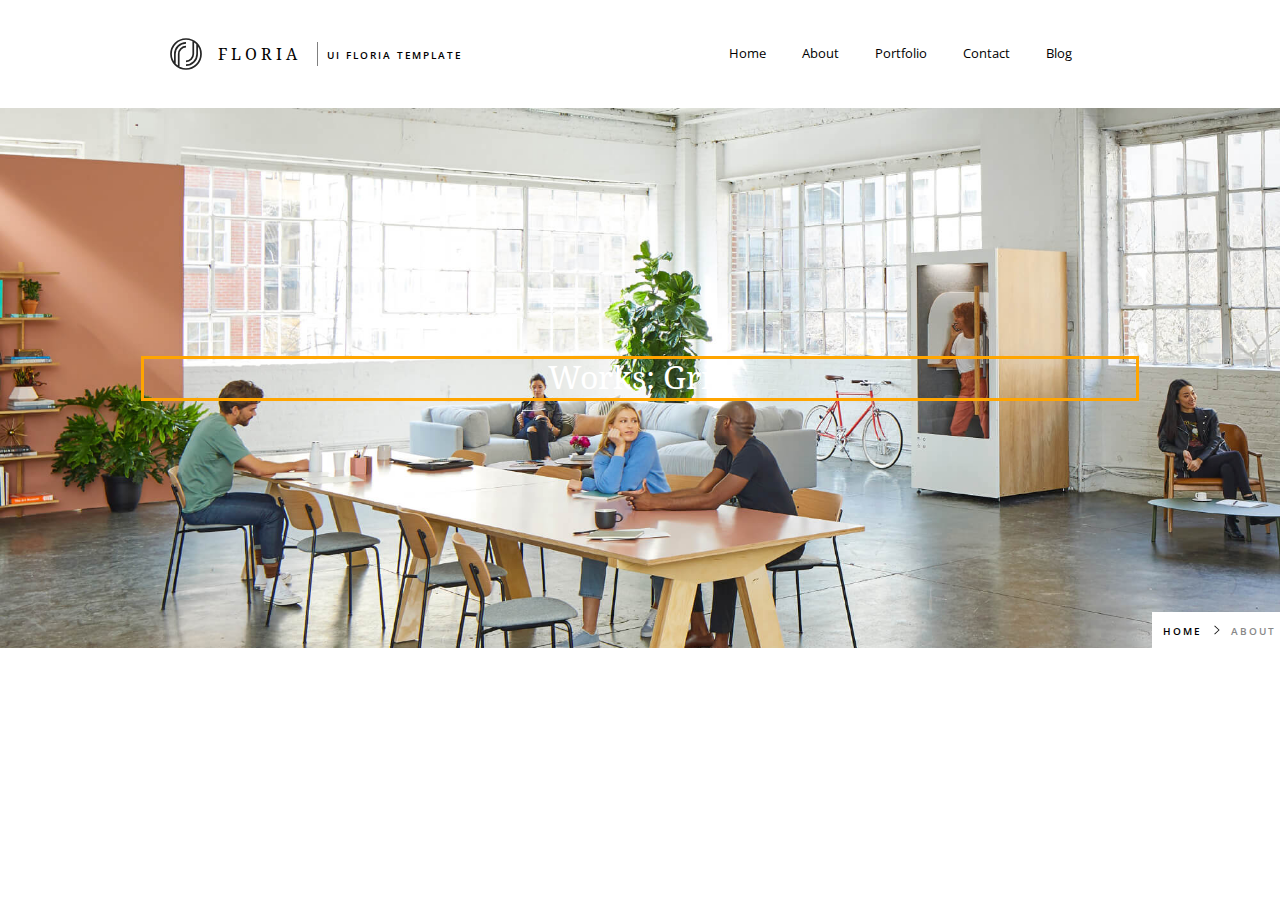
<file: portfolio.html>
<html lang="en">
<head>
    <meta charset="UTF-8">
    <meta name="viewport" content="width=device-width, initial-scale=1.0">
    <title>Portfolio</title>
    <link rel="stylesheet" href="/assets/css/estilos.css.css">
    <link rel="preconnect" href="https://fonts.googleapis.com">
    <link rel="preconnect" href="https://fonts.gstatic.com" crossorigin>
    <link href="https://fonts.googleapis.com/css2?family=Open+Sans:ital,wght@0,300..800;1,300..800&display=swap" rel="stylesheet">
</head>
<body>

    <header class="df">

        <div class="logoTexto df centerX centerY marginLeft5">
            <div class="df"> 
                <figure> 
                    <a href="index.html"><img src="/assets/imgs/logo.svg" alt="logo"></a>  
                </figure>
            </div>
            <a class="subtitulos separarLetras marginLeft1 colorNegro" href="index.html">FLORIA</a>

            <div class="divisor"></div>
            <p class="chicos marginLeft1">Ui floria template</p>

        </div>

        <nav class="df centerX centerY">
            <ul class="df centerX centerY spacea parrafos">
                <li><a href="" class="colorNegro">Home</a></li>
                <li><a href="" class="colorNegro">About</a></li>
                <li><a href="" class="colorNegro">Portfolio</a></li>
                <li><a href="" class="colorNegro">Contact</a></li>
                <li><a href="" class="colorNegro">Blog</a></li> 
            </ul>
        </nav>

    </header>

    <main>
        <!--BANNER--> 
        <!--la img no es la misma, hay que acomodar por un lado, clases con background image, y por otro como se acomoda asi la reutilizamos en las pags-->
        <section class="vh60 centerX centerY columna bannerAbout posicionRel caractBanner">
            <div class="bordeNaranja posicionAb w78 df columna spacea centerX centerY">
                <h1 class="titulos colorBlanco ">Works: Grid</h1>
                <div class="lineaGris"></div>
                </div> 
    
                <!--RUTA-->
                <div class="ruta fondoBlanco centerX centerY spacea posicionAb">
                    <a class="chicos colorNegro marginLeft07" href="index.html">home</a>
                    <img class="achicarFlecha colorParrafo" src="/assets/imgs/iconos/flecha.svg" alt="flecha pequeña">
                    <p class="chicos colorParrafo">about</p>
                </div>
        </section>
    </main>

    
    
</body>
</html>
</file>
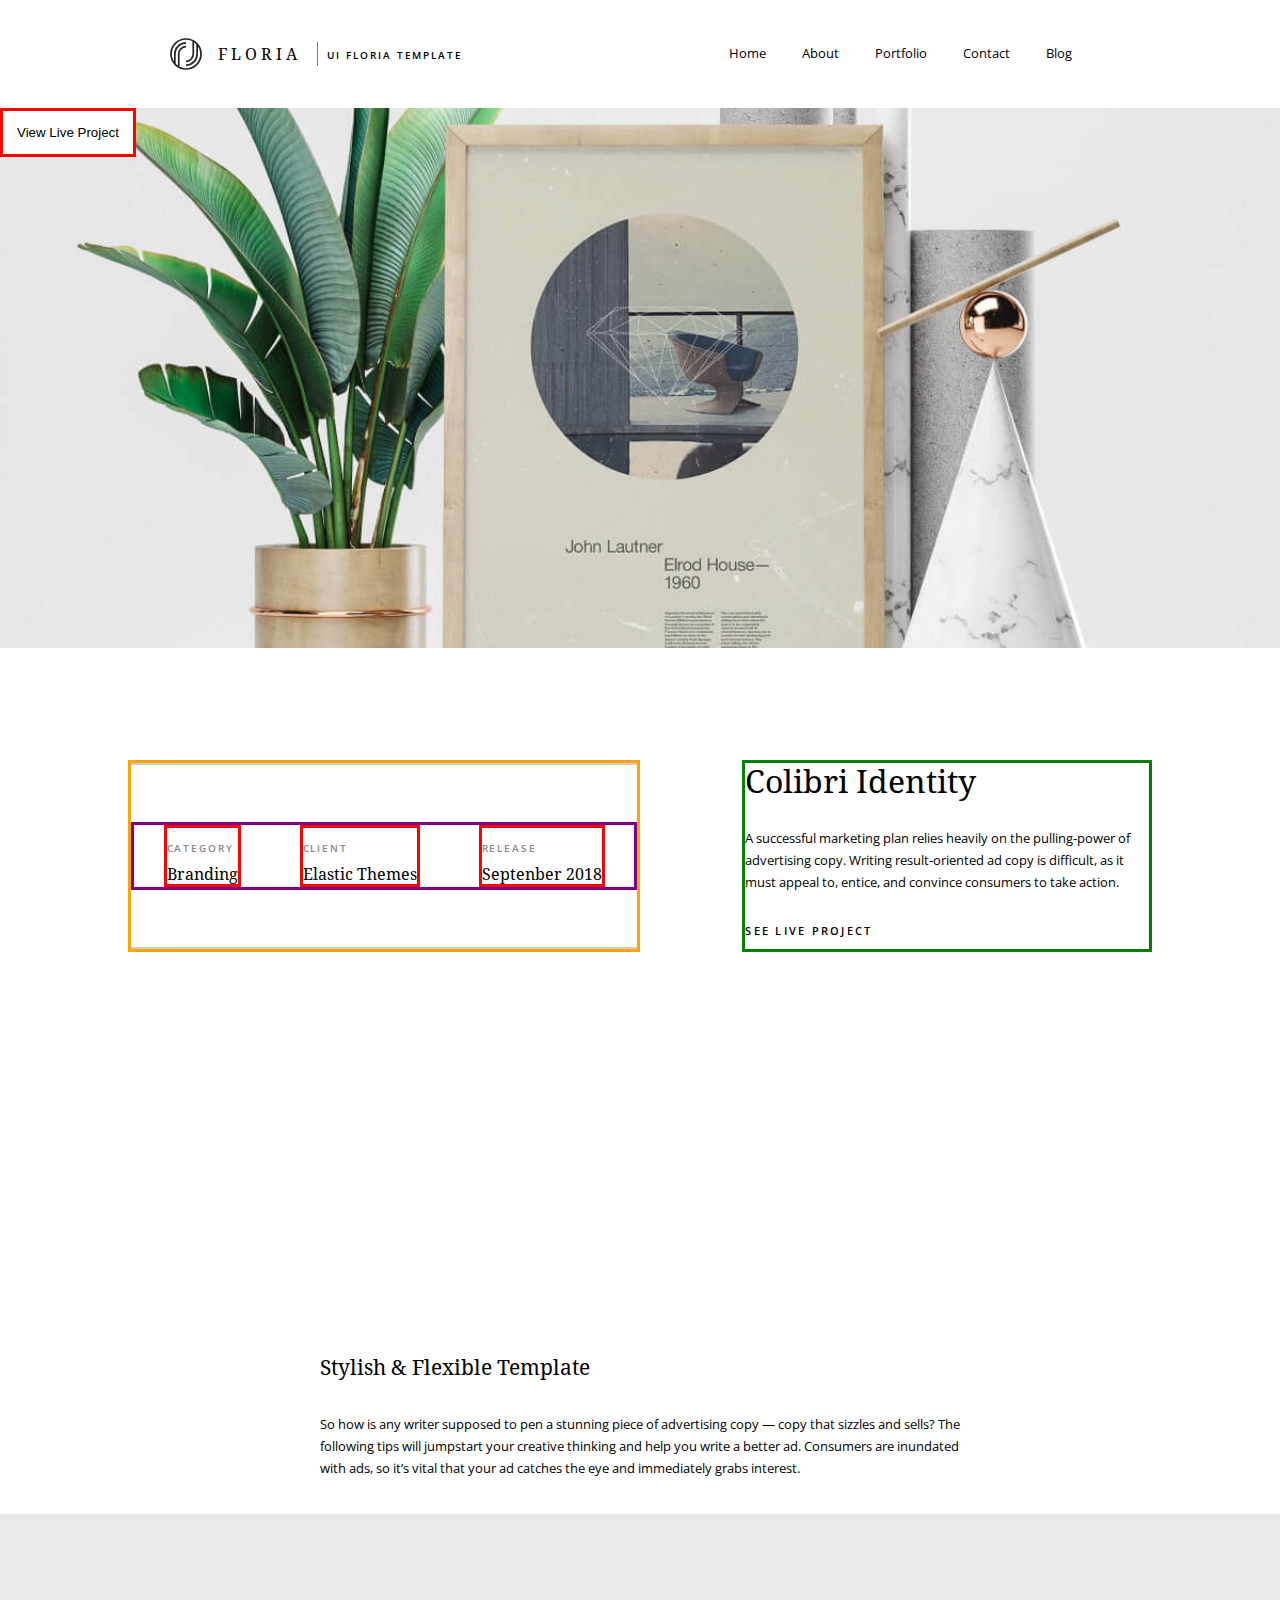
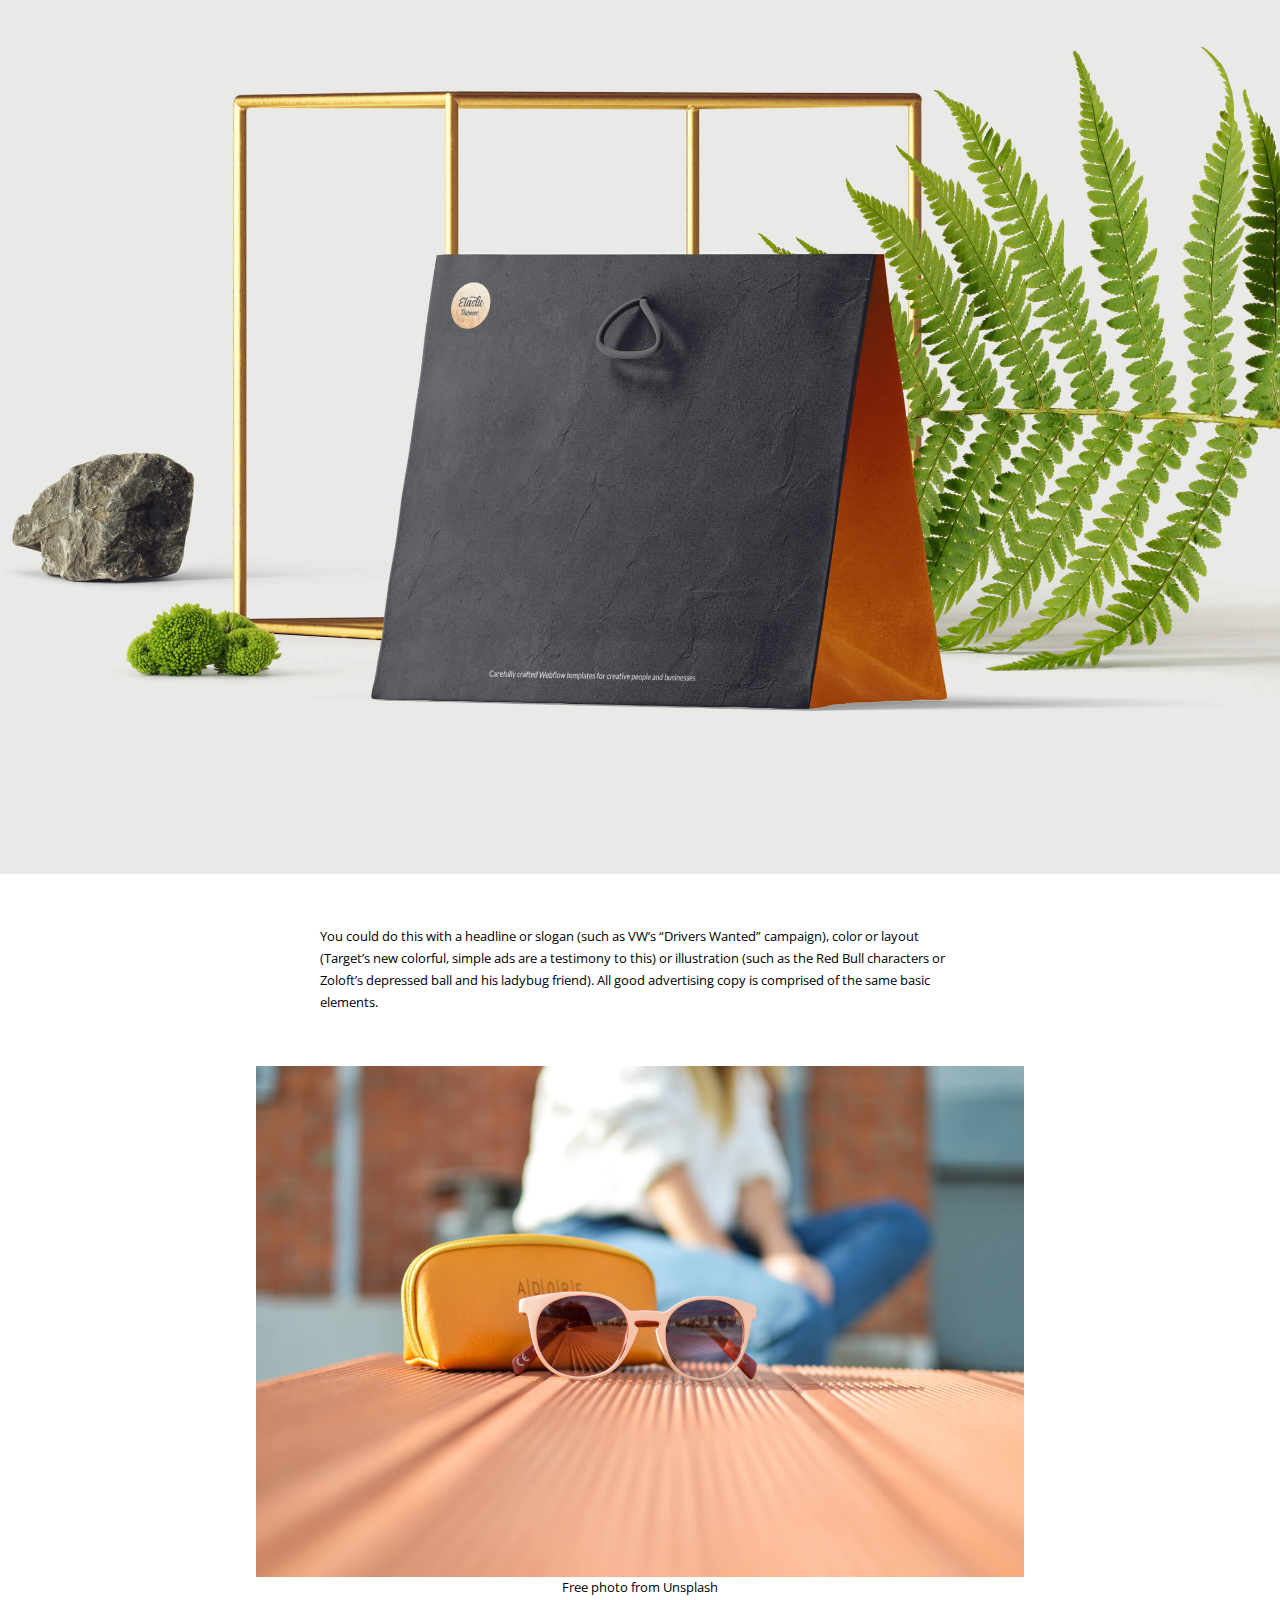
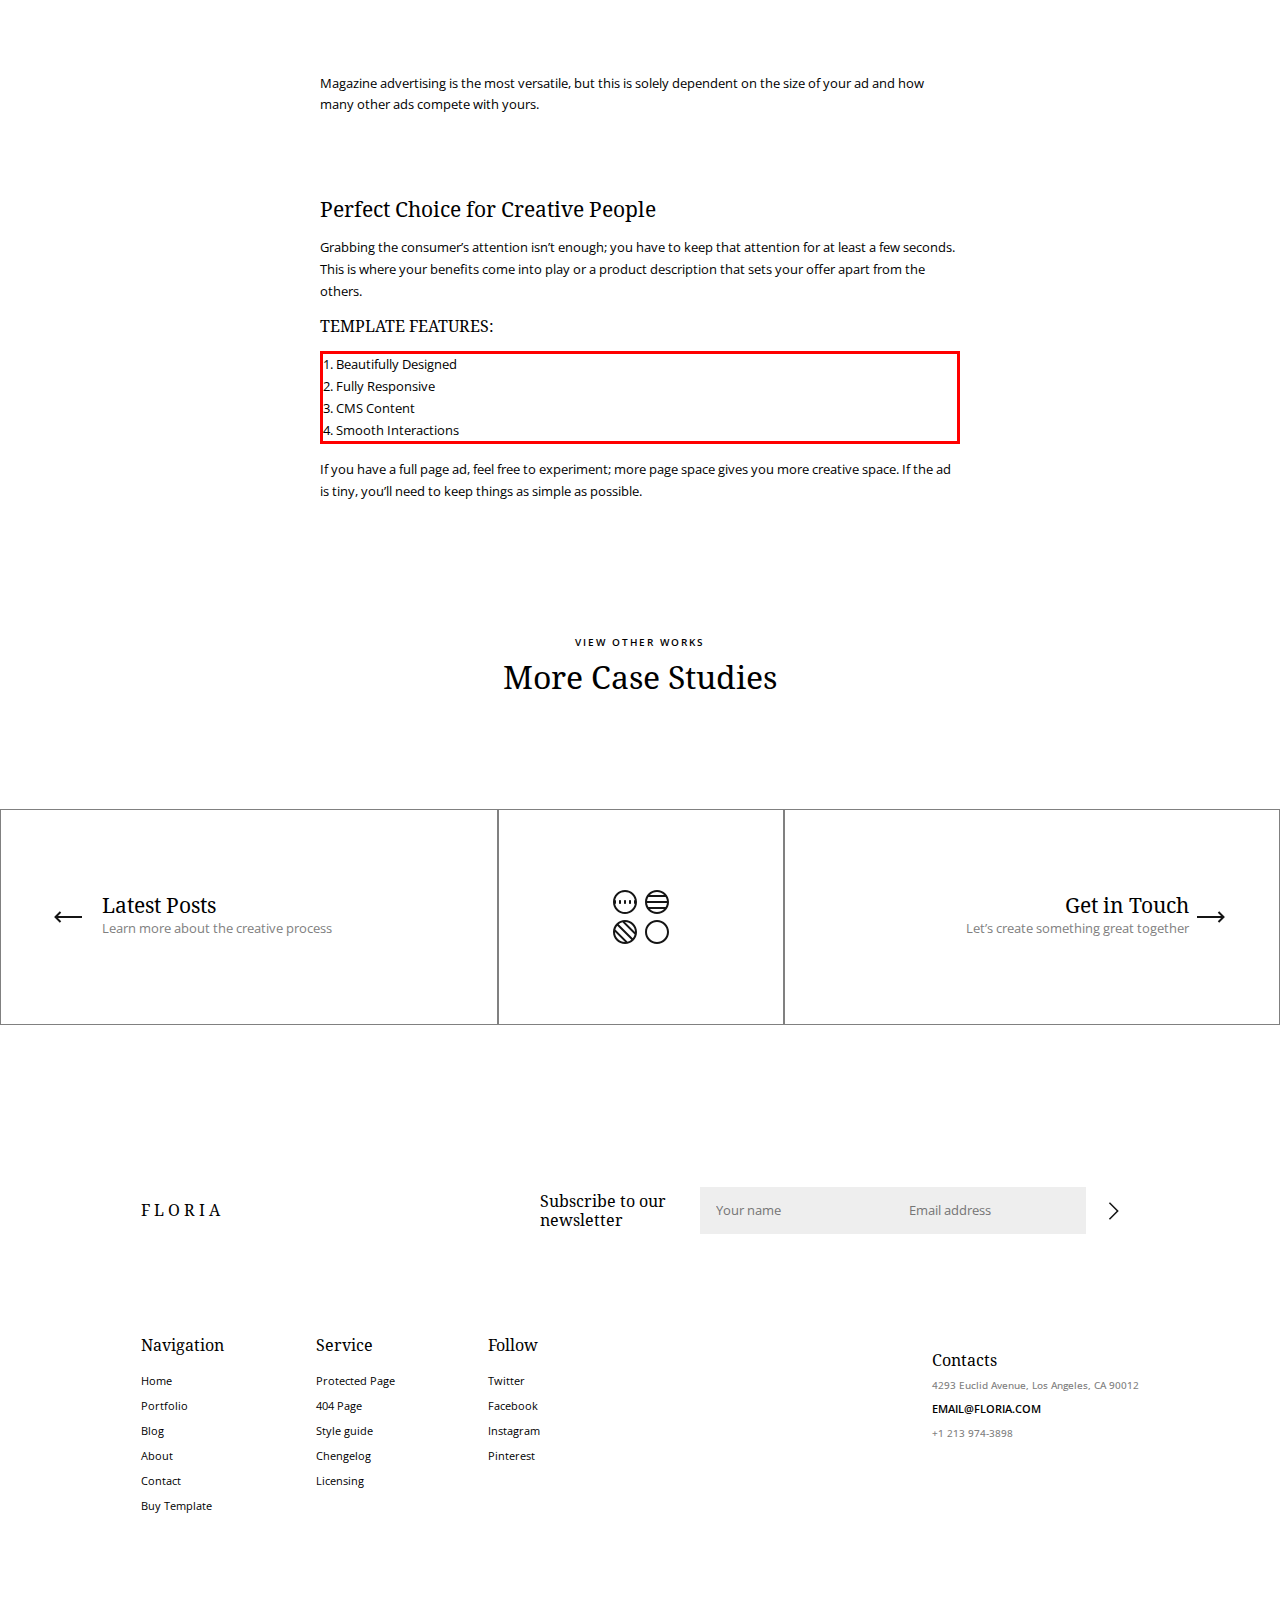
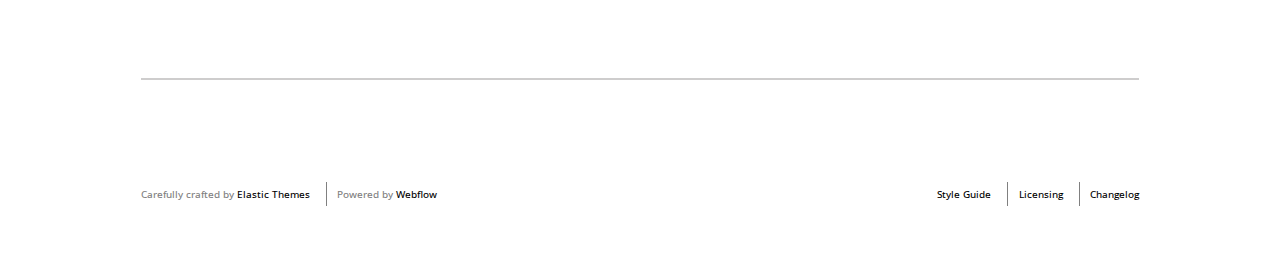
<file: single-work.html>
<html lang="en">
<head>
    <meta charset="UTF-8">
    <meta name="viewport" content="width=device-width, initial-scale=1.0">
    <title>Single Work</title>
    <link rel="stylesheet" href="/assets/css/estilos.css.css">
    <link rel="preconnect" href="https://fonts.googleapis.com">
    <link rel="preconnect" href="https://fonts.gstatic.com" crossorigin>
    <link href="https://fonts.googleapis.com/css2?family=Open+Sans:ital,wght@0,300..800;1,300..800&display=swap" rel="stylesheet">
</head>
<body>

    <header class="df">

        <div class="logoTexto df centerX centerY marginLeft5">
            <div class="df"> 
                <figure> 
                    <a href="index.html"><img src="/assets/imgs/logo.svg" alt="logo"></a>  
                </figure>
            </div>
            <a class="subtitulos separarLetras marginLeft1 colorNegro" href="index.html">FLORIA</a>

            <div class="divisor"></div>
            <p class="chicos marginLeft1">Ui floria template</p>

        </div>

        <nav class="df centerX centerY">
            <ul class="df centerX centerY spacea parrafos">
                <li><a href="" class="colorNegro">Home</a></li>
                <li><a href="" class="colorNegro">About</a></li>
                <li><a href="" class="colorNegro">Portfolio</a></li>
                <li><a href="" class="colorNegro">Contact</a></li>
                <li><a href="" class="colorNegro">Blog</a></li> 
            </ul>
        </nav>

    </header>

    <main>

        <!--BANNER-->
        <!--1) acomodar la imagen, está de background.
        2) el botón es blanco pero redondo y distinta la letra.-->
        <section class="vh60 bannerSingle">
            <button class="botonBanner bordeRojo">View Live Project</button>
        </section>

        <!--COLIBRI IDENTITY-->
        <section class="w80 vh df spaceb">

            <div class="bordeNaranja w50 altura12 columna spaceb">
                <div class="granDivisor"></div>
                <div class="bordeVioleta df spacea">
                    <div class="bordeRojo">
                    <p class="chicos colorParrafo">CATEGORY</p>
                    <a href=""><h3 class="subtitulos colorNegro">Branding</h3></a>
                    </div>
                    <div class="bordeRojo">
                    <p class="chicos colorParrafo">CLIENT</p>
                    <h3 class="subtitulos">Elastic Themes</h3>
                    </div>
                    <div class="bordeRojo">
                    <p class="chicos colorParrafo">RELEASE</p>
                    <h3 class="subtitulos">Septenber 2018</h3>
                    </div>
                </div>
                <div class="granDivisor"></div>
            </div>

            <div class="w40 altura12 df columna spaceb bordeVerde">
                <h2 class="titulos">Colibri Identity</h2>
                <div class="lineaNegra"></div>
                <p class="parrafos">A successful marketing plan relies heavily on the pulling-power of advertising copy. Writing result-oriented ad copy is difficult, as it must appeal to, entice, and convince consumers to take action.</p>   
                <a class="chicos botonAbierto colorNegro" href="">See Live project</a>
            </div>
        </section>

        <!--STYLISH & FLEXIBLE TEMPLATE-->
        <section class="columna centerY">

            <div class="w50 altura12 columna centerX spacee">
            <h3 class="titIntermedio">Stylish & Flexible Template</h3>
            <p class="parrafos">So how is any writer supposed to pen a stunning piece of advertising copy — copy that sizzles and sells? The following tips will jumpstart your creative thinking and help you write a better ad. Consumers are inundated with ads, so it’s vital that your ad catches the eye and immediately grabs interest.</p>
            </div>

            <figure class="w100">
                <img src="/assets/imgs/bolsa-plantas.jpg" alt="bolsa con plantas alrededor">
            </figure>

            <div class="w50 altura12 columna centerX spacee">
            <p class="parrafos">You could do this with a headline or slogan (such as VW’s “Drivers Wanted” campaign), color or layout (Target’s new colorful, simple ads are a testimony to this) or illustration (such as the Red Bull characters or Zoloft’s depressed ball and his ladybug friend).  All good advertising copy is comprised of the same basic elements.</p>
            </div>

            <figure class="w60 columna centerX centerY">
                <img src="/assets/imgs/lentes-chica.jpg" alt="lentes de sol con una chica de fondo">
                <figcaption class="parrafos">Free photo from Unsplash</figcaption>
            </figure>

            <div class="w50 altura12 columna centerX spacee">
                <p class="parrafos">Magazine advertising is the most versatile, but this is solely dependent on the size of your ad and how many other ads compete with yours.</p>
                </div>

                <!--PERFECT CHOICE-->
            <div class="w50 df columna centerX spacea h20">
                <h3 class="titIntermedio">Perfect Choice for Creative People</h3>
                <p class="parrafos">Grabbing the consumer’s attention isn’t enough; you have to keep that attention for at least a few seconds. This is where your benefits come into play or a product description that sets your offer apart from the others.</p>
                <h4 class="subtitulos">TEMPLATE FEATURES:</h4>
                <ol class="parrafos bordeRojo">
                    <li>1. Beautifully Designed</li>
                    <li>2. Fully Responsive</li>
                    <li>3. CMS Content</li>
                    <li>4. Smooth Interactions</li>
                </ol>
                <p class="parrafos">If you have a full page ad, feel free to experiment; more page space gives you more creative space. If the ad is tiny, you’ll need to keep things as simple as possible.</p>
            </div>

            </section>

            <!--MORE CASE STUDIES-->
            <section class="w78">
                <div class="columna centerX centerY">
                <p class="chicos">view other works</p>
                <h2 class="titulos">More Case Studies</h2>
                </div>
                <!--3 articles generados dinámicamente-->
            </section>

            <!--ÚLTIMA SECTION-->
        <section class="w100 df tresCajas">
            <a class="w40 cajaBordeGris centerY colorNegro paddingL" href="">
                <figure>
                    <img class="flechaGirada" src="/assets/imgs/Flecha.svg" alt="flecha">
                </figure>
                <div class="paddingL">
                    <h2 class="titIntermedio">Latest Posts</h2>
                    <p class="parrafos colorGris">Learn more about the creative process</p>
                </div>
            </a>

        <a class="w20 cajaBordeGris centerY centerX colorNegro" href=""> <!--tengo que hacerlo mas chico-->
             <figure>
                <img src="/assets/imgs/cuatroCirculos.svg" alt="cuatro circulos" width="" height="">
            </figure>
        </a>

        
        <a class="w40 cajaBordeGris centerY colorNegro" href=""> <!--a esta solo me falta alinearlo al final pero si le pongo Fend tambien se alinea hacia abajo y tiene que estar en el centro(verticalmente hablando)-->
            <div class="df centerX centerY spacea w90 fEnd">
                <div class="df centerY w60 spacea">
            <div>
                <h2 class="titIntermedio fEnd">Get in Touch</h2>
                <p class="parrafos colorGris">Let’s create something great together</p>
            </div>
            <figure>
                <img src="/assets/imgs/Flecha.svg" alt="flecha">
            </figure>
        </div>
        </div>
        
        </a>
        
    </section>

    </main>

    <!--FOOTER-->
    <!--Tiene una linea que lo divide del main y el boton de submit es blanco con fondo negro.-->

    <footer class="vh80 df columna centerX centerY spacea">
        
        <div class="df w78 spaceb centerY">

            <div class="w32">
        <h3 class="subtitulos separarLetras">FLORIA</h3>
            </div>

            <div class="w60 df spaceb centerY">
        <p class="subtitulos">Subscribe to our newsletter</p>

        <form class="df" action="/index.html">
            <input class="sinBorde hForms fondoForms" type="text" id="yname" name="yname" placeholder ="Your name">
            <input class="sinBorde hForms fondoForms" type="email" id="email" name="email" placeholder="Email address">
            <input class="submitFlecha fondoBlanco" type="submit" value="">
        </form>
        </div>

        </div>

        <div class="df spaceb w78 navs">
        
        <div class="df w40 spaceb">

        <!--Navigation-->

        <div class="columna">

            <h3 class="subtitulos">Navigation</h3>

            <ul class="df columna">
                <li><a class="textoFooter colorNegro" href="index.html">Home</a></li>
                <li><a class="textoFooter colorNegro" href="index.html">Portfolio</a></li>
                <li><a class="textoFooter colorNegro" href="index.html">Blog</a></li>
                <li><a class="textoFooter colorNegro" href="index.html">About</a></li>
                <li><a class="textoFooter colorNegro" href="index.html">Contact</a></li>
                <li><a class="textoFooter colorNegro" href="index.html">Buy Template</a></li>
            </ul>
        </div>
        
        <!--Service-->

        <div class="columna">

            <h3 class="subtitulos">Service</h3>

            <ul class="df columna">
                <li><a class="textoFooter colorNegro" href="index.html">Protected Page</a></li>
                <li><a class="textoFooter colorNegro" href="index.html">404 Page</a></li>
                <li><a class="textoFooter colorNegro" href="index.html">Style guide</a></li>
                <li><a class="textoFooter colorNegro" href="index.html">Chengelog</a></li>
                <li><a class="textoFooter colorNegro" href="index.html">Licensing</a></li>
            </ul>
        
        </div>

        <!--Follow-->

        <div class="columna">
        
            <h3 class="subtitulos">Follow</h3>

            <ul class="df columna">
                <li><a class="textoFooter colorNegro" href="index.html">Twitter</a></li>
                <li><a class="textoFooter colorNegro" href="index.html">Facebook</a></li>
                <li><a class="textoFooter colorNegro" href="index.html">Instagram</a></li>
                <li><a class="textoFooter colorNegro" href="index.html">Pinterest</a></li>
            </ul>
        </div>

        </div>

        <!--Contacts-->

        <div class="df columna">

        <ul class="fStart columna">
        <h3 class="subtitulos">Contacts</h3>
        <p class="parrafitos colorGris">4293 Euclid Avenue, Los Angeles, CA 90012</p>
        <a class="botonAbierto colorNegro" href="email@floria.com">EMAIL@FLORIA.COM</a>
        <p class="parrafitos colorGris">+1 213 974-3898</p>
        </ul>

        </div>

        </div>

        <div class="granDivisor w78"></div> <!--linea gris-->

        <div class="df w78 spaceb">

        <div class="df centerY">
        <p class="parrafitos colorGris">Carefully crafted by <a class="colorNegro" href="index.html">Elastic Themes</a></p> 
        <div class="divisor"></div><!--divisor-->
        <p class="parrafitos colorGris marginLeft1">Powered by <a class="colorNegro" href="index.html">Webflow</a></p>
        </div>

        <div class="df centerY">
        <a class="parrafitos colorNegro" href="style.html">Style Guide</a>
        <div class="divisor"></div>
        <a class="parrafitos colorNegro marginLeft1" href="licensing.html">Licensing</a>
        <div class="divisor"></div>
        <a class="parrafitos colorNegro marginLeft1" href="changelog.html">Changelog</a>
        </div>

        </div>

    </footer>


</body>
</html>
</file>
<file: assets/css/estilos.css.css>
*{
    text-decoration: none;
    list-style: none;
    margin: 0;
    padding: 0;
    box-sizing: border-box;
    
}

@font-face{
    font-family: droidSerifBold;
    src: url(droid-serif/DroidSerif-Bold.ttf)
}
 
@font-face{
    font-family: droidSerifBoldItalic;
    src: url(droid-serif/DroidSerif-BoldItalic.ttf)
}

@font-face{
    font-family: droidSerifItalic;
    src: url(droid-serif/DroidSerif-Italic.ttf)
}

@font-face{
    font-family: droidSerif;
    src: url(droid-serif/DroidSerif.ttf)
}

/*OPEN SANS*/
/*// <uniquifier>: Use a unique and descriptive class name
// <weight>: Use a value from 300 to 800*/

/*.open-sans-<uniquifier> {
  font-family: "Open Sans", sans-serif;
  font-optical-sizing: auto;
  font-weight: <weight>;
  font-style: normal;
  font-variation-settings:
    "wdth" 100;
}*/

/*CLASES ÚTILES*/

.w100{
    width:100%;
}

.w90{
    width: 90%;
}

.w80{
    width: 80%;
}

.w78{
    width: 78%;
}

.w66{
    width: 66%;
}

.w60{
    width: 60%;
}

.w40{
    width: 40%;
}

.w48-7{
    width: 48.7%;
}

.w32{
    width: 32%;
}

.w25{
    width: 25%;
}

.w75{
    width: 75%;
}

.w20{
    width: 23%;
}

.w23{
    width: 23%;
}

.w12_5{
    width: 12.5%;
}

.w50{
    width: 50%;
}

.vh100{
    min-height: 100vh;
}

.vh80{
    min-height: 80vh;
}

.vh60{
    min-height: 60vh;
}

.vh{
    min-height: 50vh;
}

.hForms{
    height: 3.5em;
}

.h20{
    height: 20em;
}

.h24{
    height: 24em;
}

.h8{
    height: 8em;
}

.h50{
    height: 50%;
}

.h60{
    height: 60%;
}

.h80{
    height: 80%;
}

.h90{
    height: 90%;
}

.h100{
    height: 100%;
}

.df{
    display: flex;
}

.secciones{
    display: flex;
    justify-content: center;
    flex-wrap: wrap;
}

.chicos{ /*textos chiquitos de colores*/
    font-family: "Open Sans";
    font-size: 0.6em;
    font-weight: 600;
    text-transform: uppercase;
    margin-top: 1.4em;
    margin-bottom: 1em;
    letter-spacing: 0.2em;
}

.titPrincipal{
    font-family: droidSerif;
    font-size: 4em;
    font-weight: 200;
}

.titulos{
    font-family: droidSerif;
    font-size: 2em;
    font-weight: 100;
}

.titIntermedio{
    font-family: droidSerif;
    font-size: 1.3em;
    font-weight: 100;
}

.subtitulos{
    font-family: droidSerif;
    font-size: 1em;
    font-weight: lighter;
}

.parrafos{
    font-family: "Open Sans";
    font-size: 0.8em;
    line-height: 1.7em;
}

.parrafitos{
    font-family: "Open Sans";
    font-size: 0.65em;
    font-weight: 500;
}

.columna{
    flex-direction: column;
}

.centerX{
    justify-content: center;
}

.centerY{
    align-items: center;
}

.spaceb{
    justify-content: space-between;
}

.spacea{
    justify-content: space-around;
}

.spacee{
    justify-content: space-evenly;
}

.fStart{
    justify-content: flex-start;
}

.fEnd{
    justify-content: flex-end;
    align-items: flex-end;
}

.taco{
    flex-wrap: wrap;
}

.textCenter{
    text-align: center;
}

.columna, .centerX, .centerY, .spaceb, .fStart, .fEnd, .titulos, .secciones{
    display: flex;
}

.altura12{
    height: 12em;
}

img{
    width: 100%;
}

.redondita{
    width: 2em;
    border-radius: 40em;
    margin-left: 1em;
    margin-right: 1em;
}

.divisor{
    border-right: 0.2px solid grey;
    margin-left: 1em;
    height: 1.5em;
}

.bordeVioleta{
    border: 3px solid purple;
}

.bordeVerde{
    border:  3px solid green;
}

.bordeNaranja{
    border: 3px solid orange;
}

.bordeRojo{
    border: 3px solid red;
}

.marginLeft07{
    margin-left: 0.7em;
}

.marginLeft1{
    margin-left: 1em;
}

.marginLeft4{
    margin-left: 4.5em;
}

.marginLeft3{
    margin-left: 3em;
}

.marginLeft5{
    margin-left: 7em;
}

.marginTop4{
    margin-top: 4em;
}

.posicionAb{
    position: absolute;
}

.posicionRel{
    position: relative;
}

.objFit{
    object-fit: cover;
}

.fitContent{
    width: fit-content;
}

.separarLetras{
    letter-spacing: 0.25em;
}

.granDivisor{
    border: 0.1px solid rgb(206, 205, 205);
}

.items{
    list-style: disc;
}
.colorParrafo{
    color:#888888
}
.izq strong{
    font-style: italic;
    margin-left: 0.4em;
}

/*COLORES*/

.colorNegro{
    color: black;
}

.colorBlanco{
    color: white;
}

.colorGris{
    color: gray;
}

.colorNaranja{
    color: orange;
}


.fondoVioleta{
    background-color: #9689ce;
}

.fondoNegro{
    background-color: black;
}

.fondoBlanco{
    background-color: white;
}

.italic{
    font-style: italic;
}

/*BOTONES*/

.fontBotones{
    font-family: "Open Sans";
    font-weight: 600;
}

.botonRedondo{
    border-radius: 30%;
}


/*ÍCONOS*/

.hIconos{
    height: 2em;
}

.cajaIconos{
    right: 0;
    bottom: 70;
}

.cajaIconos a:hover{
    background-color: #dad8d86c;
}

.paddingIconos{
    padding: 0.5em;
}

.fondoBlanco{
    background-color: white;
}

/*FORMS*/

.sinBorde{
    border: none;
}

.fondoForms {
    background-color: rgba(128, 128, 128, 0.132);
}

::placeholder{
    font-family: "Open Sans";
    font-size: 1em;
}

input{
    outline: none; 
    padding-left: 1.2em;
}

.submitFlecha{
    width: 3em;
    height: 3em;
    border: none;
}

/*LINEAS*/

.linea{
    border-bottom: solid 0.16em;
    width: 6em;
}


 
/*FIN CLASES ÚTILES*/

/*HEADER*/
header{
    background-color: white;
    height: 12%;
    padding: 1em 0em; 
    position: sticky;
    top: 0;
    z-index: 10;
}

.logoTexto{
    width: 35%;
}

nav{
    width: 65%;
}

nav ul {
    width: 50%;     
}
nav ul li a:hover{
    color: #888888;     
}

/*MAIN*/ 

main section{
    margin: 0 auto;
    margin-bottom: 7em;
}

.slider{
    background-image:url("../imgs/bolsa-plantas.jpg");
    background-position:center;
    background-size: cover;
    background-blend-mode: darken;
    background-color: rgba(0,0,0,0.3);
    height: 90vh;
}

.botonBanner{
    background-color: rgb(255, 255, 255);
    padding: 14px;
    margin-right: 0.6em;
    width: fit-content;
}

/*PORTFOLIO*/ 

.trios{
    flex-wrap: wrap;
    min-height: 70em;   
}

.tercio{
    height: 40%;
    margin-top: 4em;
}

/*textos chicos de colores*/ 

.mobile{
    color: #9fbf73;
}

.branding{
    color: #e7759c;
}

.website{
    color: #e9aa70;
}

/*BOTONES*/

.botonesHomeNaranja {
    background-color: orange;
    border: none; 
    padding: 14px;
    margin-right: 0.6em;
    width: fit-content;
}

.botonesHomeNaranja a {
    font-size: 1em;
}

.botonesHomeWhite{
    background-color: white;
    border: 0.01em solid rgb(199, 198, 198); 
    padding: 14px;
    margin-left: 0.6em;
}

.botonesHomeWhite a{
    font-size: 1em;
}

.botonAbierto{
    font-family: "Open Sans";
    text-transform: uppercase;
    font-size: 0.7em;
    font-weight: 600;
    width: fit-content;
}

.bottomNegro{
    color: black;
    border-bottom: 1px solid black;
}

/*SECTION "MUST HAVE"*/



/*SECTION "SIMPLE"*/
.simple{
    height: 20em;
}


.divSimple{
    height: 20em;
    width: 34em;
    text-align: center;
}
.cuadradoGris{
    border:7px solid #f6f6f6;
    height: 16em;
    width: 24em;
}


/*SECTION "POWERFUL"*/
.titulos strong{
    font-style: italic;
    margin-right: 0.4em;
}

/*SECTION LOGOS*/

.grupoLogos{
    height: 10em;
}

.logos {
    width: 7em;
} 

/*CUSTOMERS ABOUT US*/

.custAboutUs strong{
    font-style: italic;
    margin-right: 0.4em;
}

.redonda{
    width: 5em;
    border-radius: 50%;
}

.cuadradoNaranja{
    background-color: #fff7ef;
}

.parrafoTitulo{
    font-family: droidSerifItalic;
    font-size: 1.5em;
    line-height: 1.7em;
    text-align: center;
}

/*LETS GET IN TOUCH*/

.cajaBordeGris{
    border: 1px solid grey;
}

.margin2{
    margin: 4em;
}

/*SERVICES WE CAN PROVIDE*/

.serviceProvide{
    min-height: 20%;
}

.servicioss{
    min-height: 60%;
    flex-wrap: wrap;
}

.servicio{
    width: 32%;
    height: 9em;
}

.redondel{
    border-radius: 50%;
    border: 1px solid rgb(189, 188, 188);
}

.vectores{
    padding: 1em;
}


/*LETS GET IN TOUCH*/

.hIconos2{
    height: 2.1em;
}

/*FROM OUR BLOG*/
.design{
    color: #9689ce; 
}

.lineaTercio{
    border-bottom: 0.1em solid rgb(163, 163, 163);
    width: 100%;
}

/*FOOTER*/

.lineaGris{
    border-bottom: 0.001px solid rgb(210, 209, 209);
}

.textoFooter{
    font-family: "Open Sans";
    font-size: 0.7em;
}

.submitFlecha{
    width: 4em;
    height: auto;
    background-image: url(/assets/imgs/iconos/flecha.svg);
    background-repeat: no-repeat;
    background-position: center;
    background-size: 1.8em; 
}

.navs{
    height: 15em;
}

.navs ul{
    height: 70%;
    line-height: 1.5em;
    margin-top: 0.8em;
}

/*ABOUT.HTML*/
.bannerAbout{
    background-image:url("/assets/imgs/livingMesaGrande.jpg"); 
    background-position:center;
    background-size: cover;
}

.caract-Banner{
    background-position:center;
    background-size: cover;
    background-blend-mode: darken;
    background-color: rgba(0,0,0,0.3);
}

.achicarFlecha{
    width: 0.8em;
}

.ruta{
    width: 8em;
    bottom: 0;
    right: 0;
}

.fotos4 img{
    object-fit: cover;
}

.galeriaLogos{
    height: 6em;
}

.hireUs{
    height: 4.5em;
    width: 96%;
    padding: 2em;
}

.textoHireUs{
    font-family: "Open Sans";
    font-size: 0.8em;
    text-transform: uppercase;
    letter-spacing: 0.1em;
    color: black;
}

.corazon{
    width: 13%;
    opacity: 0.4;
    margin-left: 10%;
    margin-right: 4%;
}

.corazonTexto{
    padding-top: 6%;
}

.tresCajas{
    min-height: 24vh;   
}

.flechaGirada{
    transform: scaleX(-1);
}

.paddingL{
    padding-left: 4%;
}

.paddingR{
    padding-right: 4%;
}

/*SINGLE WORK*/

.bannerSingle{
    background-image: url(/assets/imgs/cuadro.jpg);
    background-position:center;
    background-size: cover;
}

.viewLive{
    top: 85%;
    left: 90%;
}

/*CONTACT*/
.bannerContact{
    background-image:url("/assets/imgs/fotografa.jpg"); 
    background-position:center;
    background-size: cover;
}
</file>
